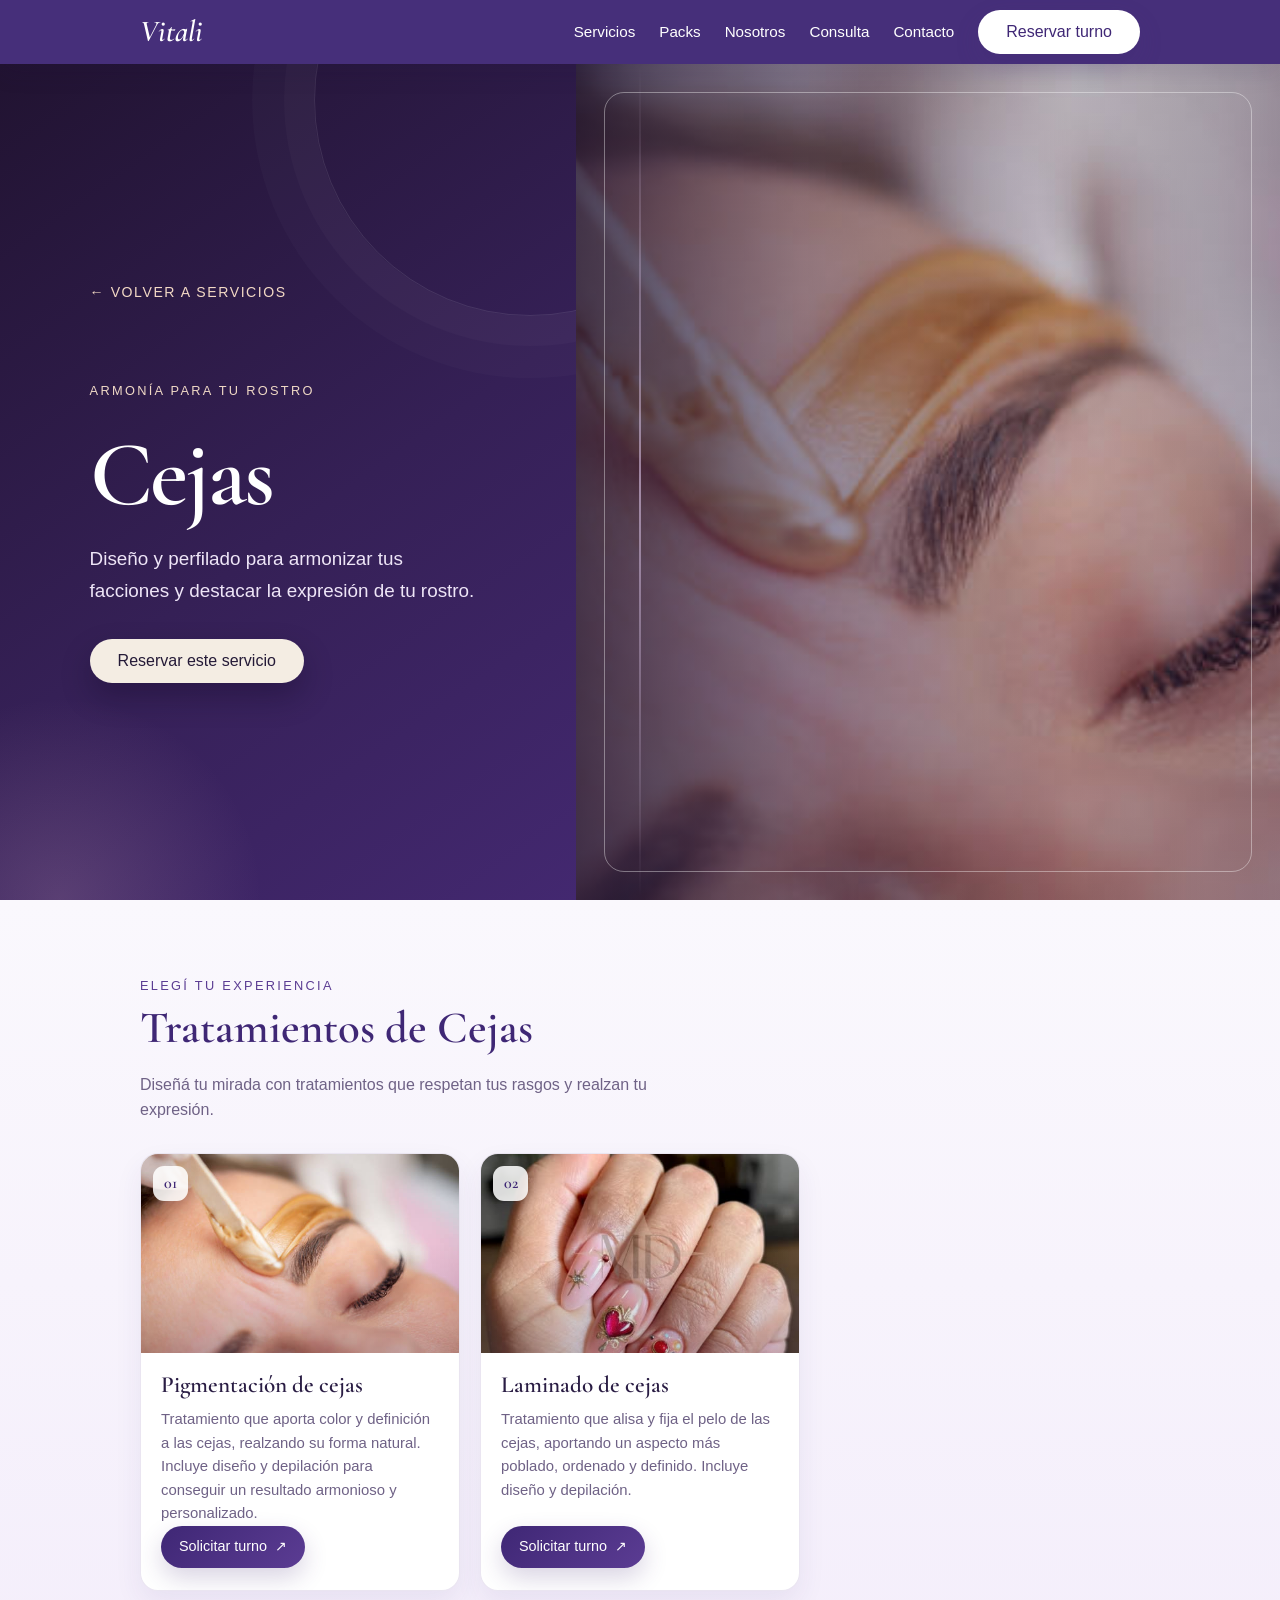
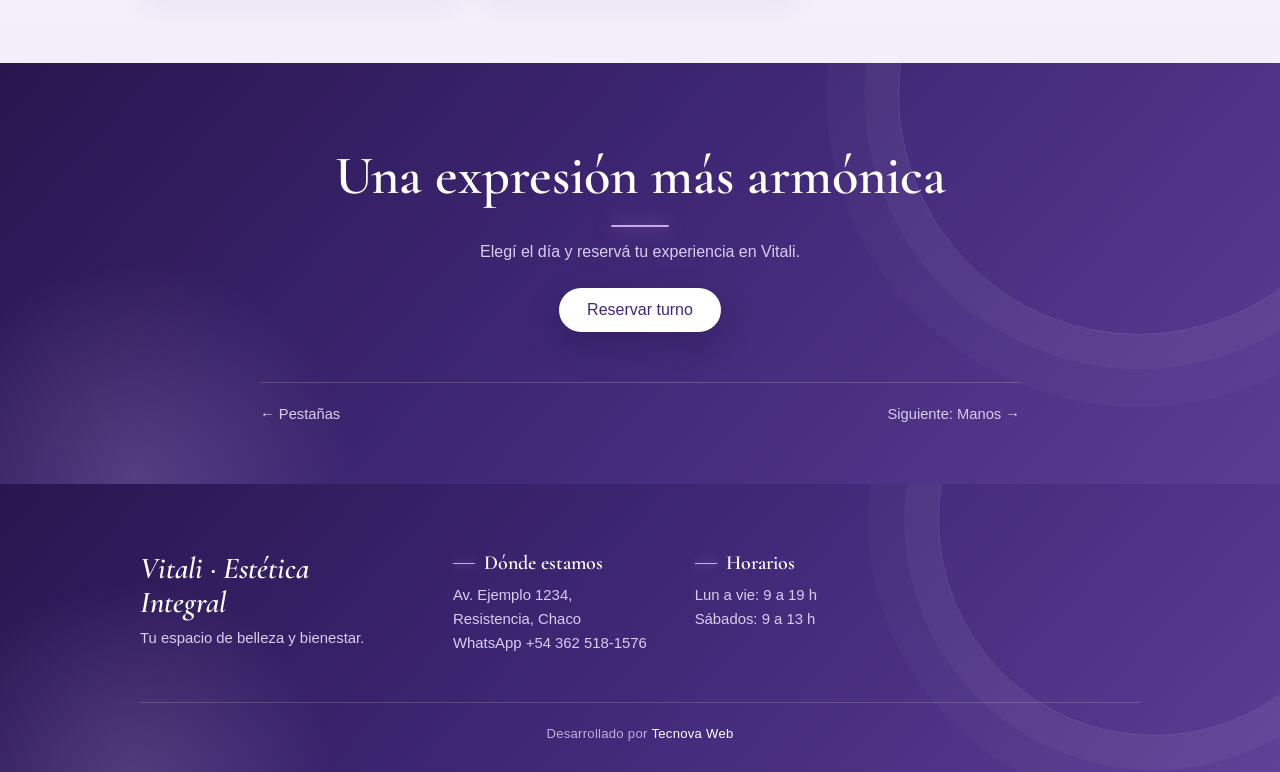
<file: cejas.html>
<!DOCTYPE html>
<html lang="es"><head><meta charset="utf-8"><meta name="viewport" content="width=device-width, initial-scale=1"><title>Cejas · Vitali Estética Integral</title><link rel="preconnect" href="https://fonts.googleapis.com"><link href="https://fonts.googleapis.com/css2?family=Cormorant+Garamond:ital,wght@0,500;0,600;1,500&display=swap" rel="stylesheet"><link rel="stylesheet" href="styles.css"><script src="site.js" defer></script></head><body>
<nav><div class="wrap nav__wrap"><a class="brand" href="index.html">Vitali</a><button class="nav-toggle" type="button" aria-expanded="false" aria-controls="mainNav" aria-label="Abrir menú"><span></span><span></span><span></span></button><div class="nav__links" id="mainNav"><a href="index.html#servicios">Servicios</a><a href="index.html#packs">Packs</a><a href="index.html#nosotros">Nosotros</a><a href="index.html#consulta">Consulta</a><a href="index.html#contacto">Contacto</a><a class="btn w" href="index.html#reservas">Reservar turno</a></div></div></nav>
<main><section class="service-page-hero"><div class="wrap service-page-hero__grid"><div><p class="service-breadcrumb"><a href="index.html">Inicio</a> / Servicios / Cejas</p><p class="eyebrow">Armonía para tu rostro</p><h1>Cejas</h1><p class="lead">Diseño y perfilado para armonizar tus facciones y destacar la expresión de tu rostro.</p><a class="btn" href="index.html#reservas">Reservar turno</a></div><div class="service-page-hero__image"><img src="assets/img/cejas.svg" alt="Imagen demostrativa de diseño de cejas"></div></div></section><section class="service-detail"><div class="wrap service-detail__grid"><div><h2>El marco perfecto para tu mirada</h2><p class="service-detail__copy">Diseñamos la forma respetando tus rasgos naturales y definimos cada detalle para que tus cejas acompañen tu expresión.</p><ul class="service-list"><li>Diseño de cejas</li><li>Perfilado con pinza o cera</li><li>Laminado y tinte</li></ul></div><aside class="service-note"><h3>¿Querés asesoramiento?</h3><p>Compartinos tu idea y te ayudamos a encontrar la forma más favorecedora.</p><a class="btn" href="index.html#consulta">Hacer una consulta</a></aside></div></section><section class="service-page-cta"><div class="wrap"><h2>Una expresión más armónica</h2><p class="sub">Elegí el día y reservá tu experiencia en Vitali.</p><a class="btn w" href="index.html#reservas">Reservar turno</a><div class="service-footer-nav"><a href="pestanas.html">← Pestañas</a><a href="manos.html">Siguiente: Manos →</a></div></div></section></main>
<footer><div class="wrap"><div class="fg"><div><h3>Vitali · Estética Integral</h3><p>Tu espacio de belleza y bienestar.</p></div><div><h3>Dónde estamos</h3><p>Av. Ejemplo 1234, Resistencia, Chaco<br>WhatsApp +54 362 518-1576</p></div><div><h3>Horarios</h3><p>Lun a vie: 9 a 19 h<br>Sábados: 9 a 13 h</p></div></div><div class="footer-bottom"><p class="site-credit">Desarrollado por <strong>Tecnova Web</strong></p></div></div></footer></body></html>
</file>
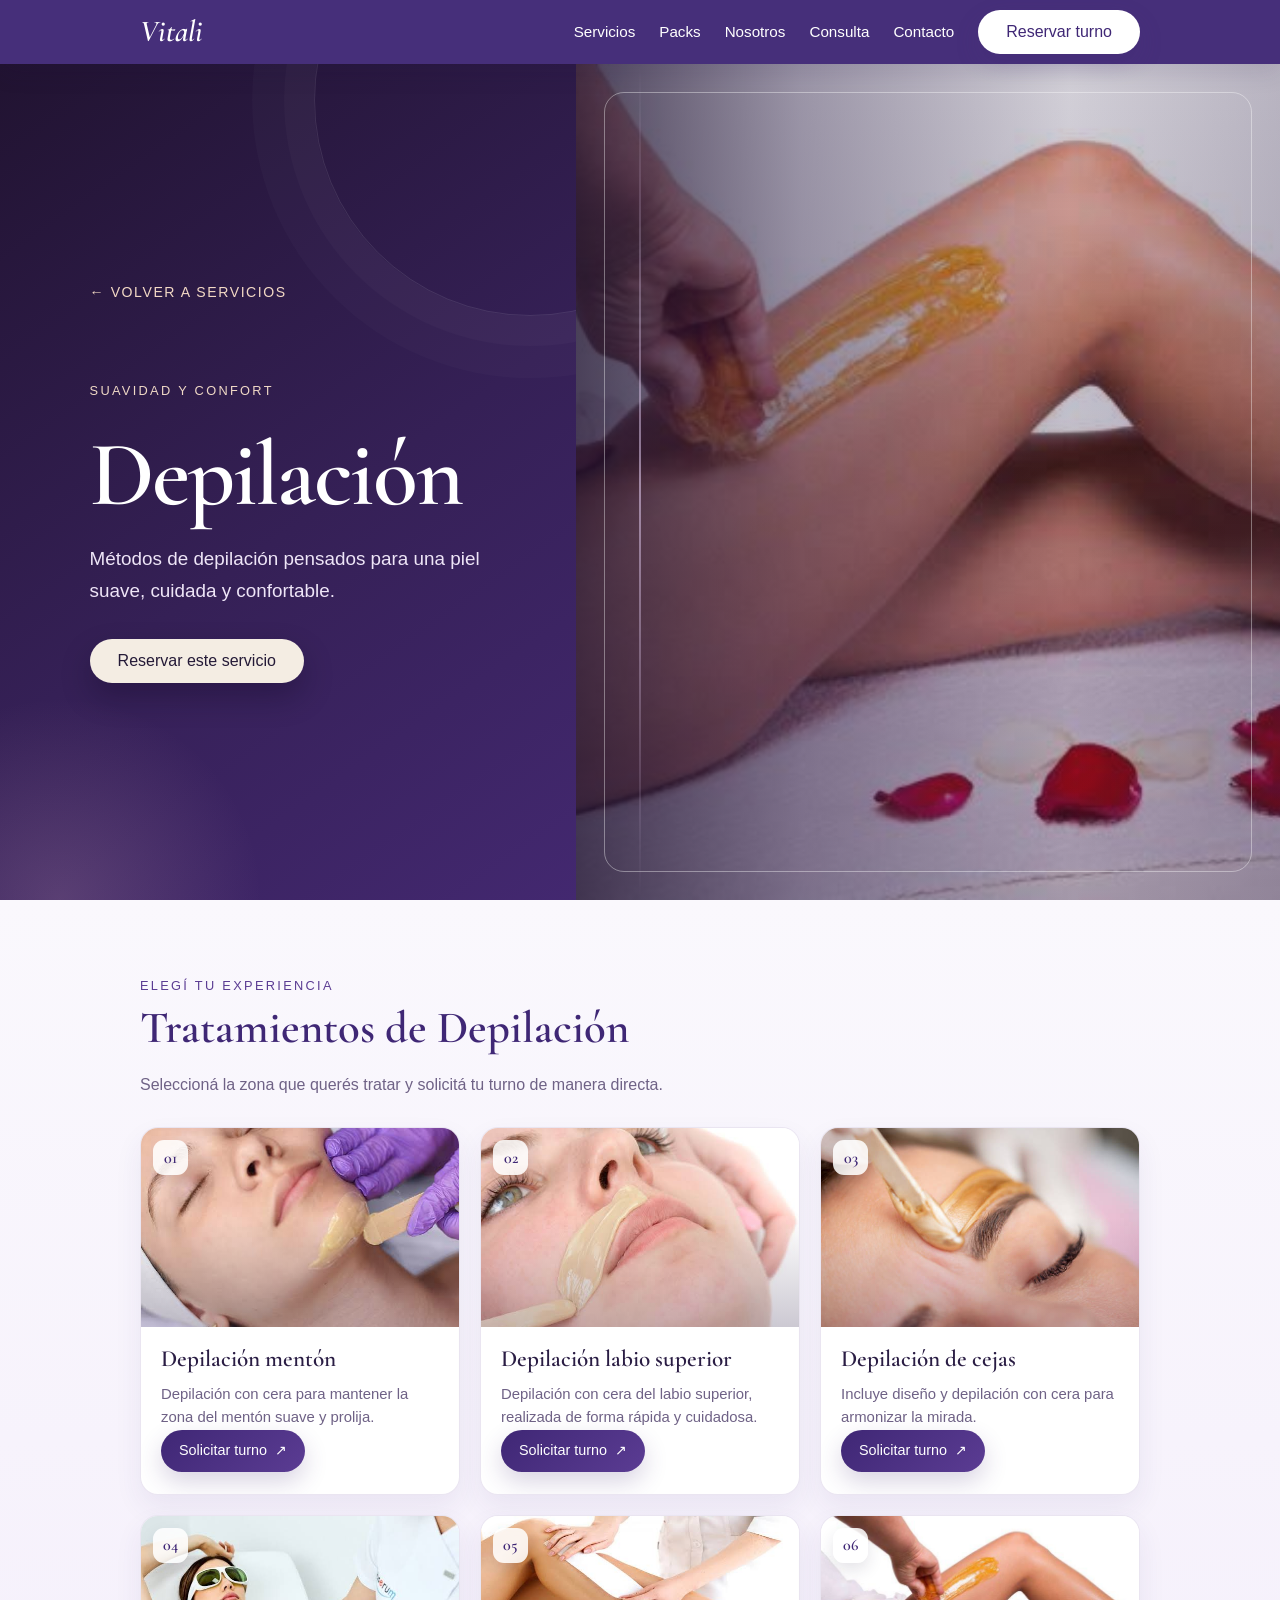
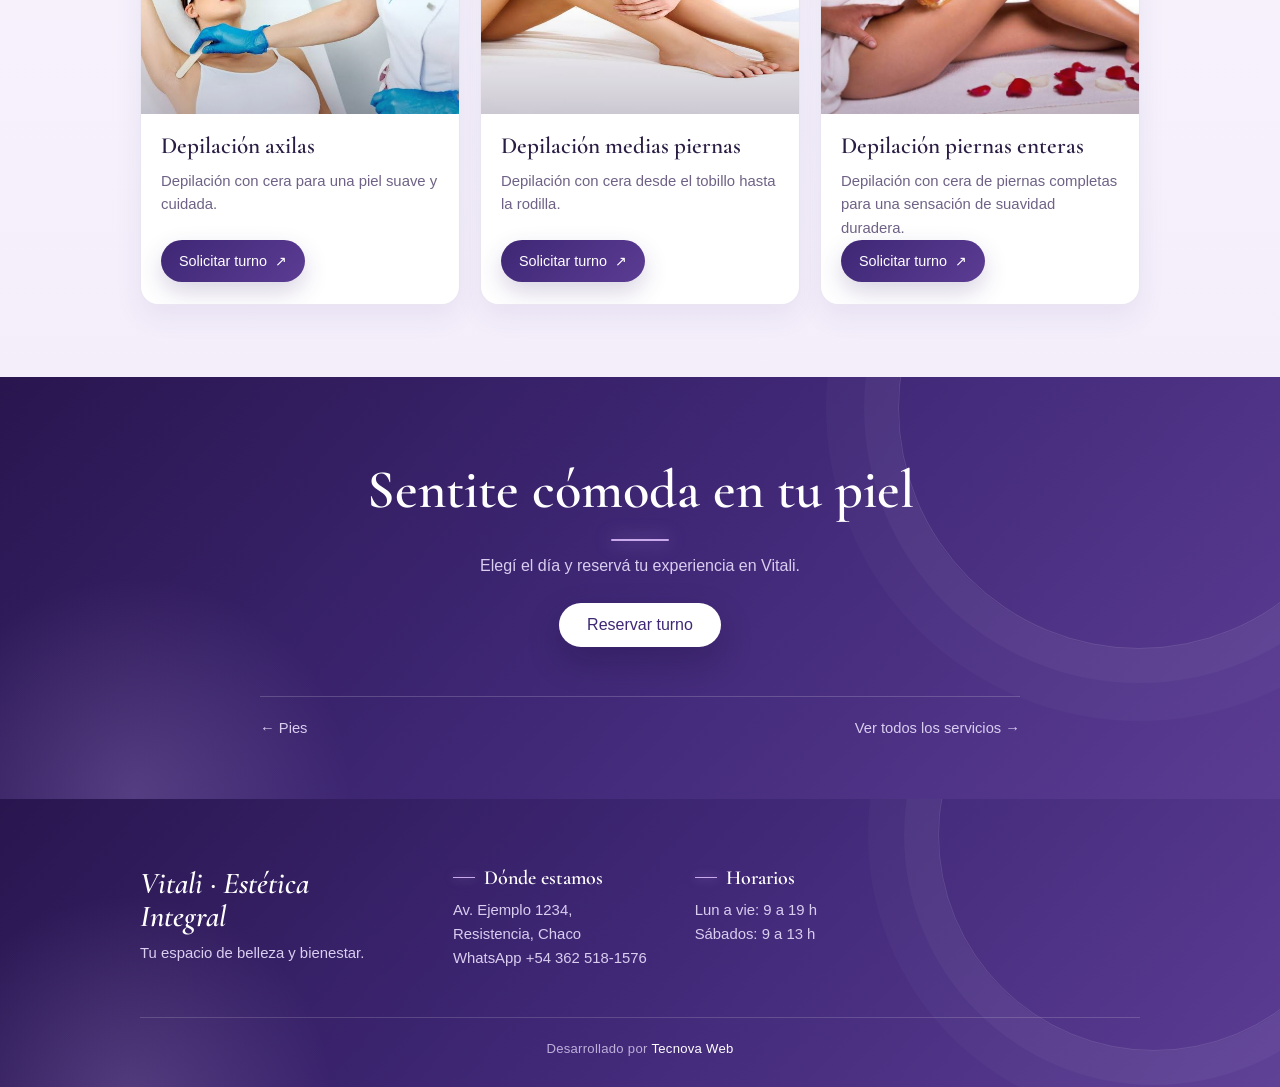
<file: depilacion.html>
<!DOCTYPE html>
<html lang="es"><head><meta charset="utf-8"><meta name="viewport" content="width=device-width, initial-scale=1"><title>Depilación · Vitali Estética Integral</title><link rel="preconnect" href="https://fonts.googleapis.com"><link href="https://fonts.googleapis.com/css2?family=Cormorant+Garamond:ital,wght@0,500;0,600;1,500&display=swap" rel="stylesheet"><link rel="stylesheet" href="styles.css"><script src="site.js" defer></script></head><body>
<nav><div class="wrap nav__wrap"><a class="brand" href="index.html">Vitali</a><button class="nav-toggle" type="button" aria-expanded="false" aria-controls="mainNav" aria-label="Abrir menú"><span></span><span></span><span></span></button><div class="nav__links" id="mainNav"><a href="index.html#servicios">Servicios</a><a href="index.html#packs">Packs</a><a href="index.html#nosotros">Nosotros</a><a href="index.html#consulta">Consulta</a><a href="index.html#contacto">Contacto</a><a class="btn w" href="index.html#reservas">Reservar turno</a></div></div></nav>
<main><section class="service-page-hero"><div class="wrap service-page-hero__grid"><div><p class="service-breadcrumb"><a href="index.html">Inicio</a> / Servicios / Depilación</p><p class="eyebrow">Suavidad y confort</p><h1>Depilación</h1><p class="lead">Métodos de depilación pensados para una piel suave, cuidada y confortable.</p><a class="btn" href="index.html#reservas">Reservar turno</a></div><div class="service-page-hero__image"><img src="assets/img/depilacion.svg" alt="Imagen demostrativa de depilación"></div></div></section><section class="service-detail"><div class="wrap service-detail__grid"><div><h2>Una piel suave y cuidada</h2><p class="service-detail__copy">Trabajamos con métodos seleccionados y una atención cuidadosa para que el tratamiento sea efectivo, cómodo y respetuoso con tu piel.</p><ul class="service-list"><li>Depilación con cera</li><li>Depilación definitiva</li><li>Diseño de rostro</li></ul></div><aside class="service-note"><h3>¿Qué zona querés tratar?</h3><p>Escribinos y te contamos las opciones, tiempos y cuidados recomendados.</p><a class="btn" href="index.html#consulta">Hacer una consulta</a></aside></div></section><section class="service-page-cta"><div class="wrap"><h2>Sentite cómoda en tu piel</h2><p class="sub">Elegí el día y reservá tu experiencia en Vitali.</p><a class="btn w" href="index.html#reservas">Reservar turno</a><div class="service-footer-nav"><a href="pies.html">← Pies</a><a href="index.html#servicios">Ver todos los servicios →</a></div></div></section></main>
<footer><div class="wrap"><div class="fg"><div><h3>Vitali · Estética Integral</h3><p>Tu espacio de belleza y bienestar.</p></div><div><h3>Dónde estamos</h3><p>Av. Ejemplo 1234, Resistencia, Chaco<br>WhatsApp +54 362 518-1576</p></div><div><h3>Horarios</h3><p>Lun a vie: 9 a 19 h<br>Sábados: 9 a 13 h</p></div></div><div class="footer-bottom"><p class="site-credit">Desarrollado por <strong>Tecnova Web</strong></p></div></div></footer></body></html>
</file>
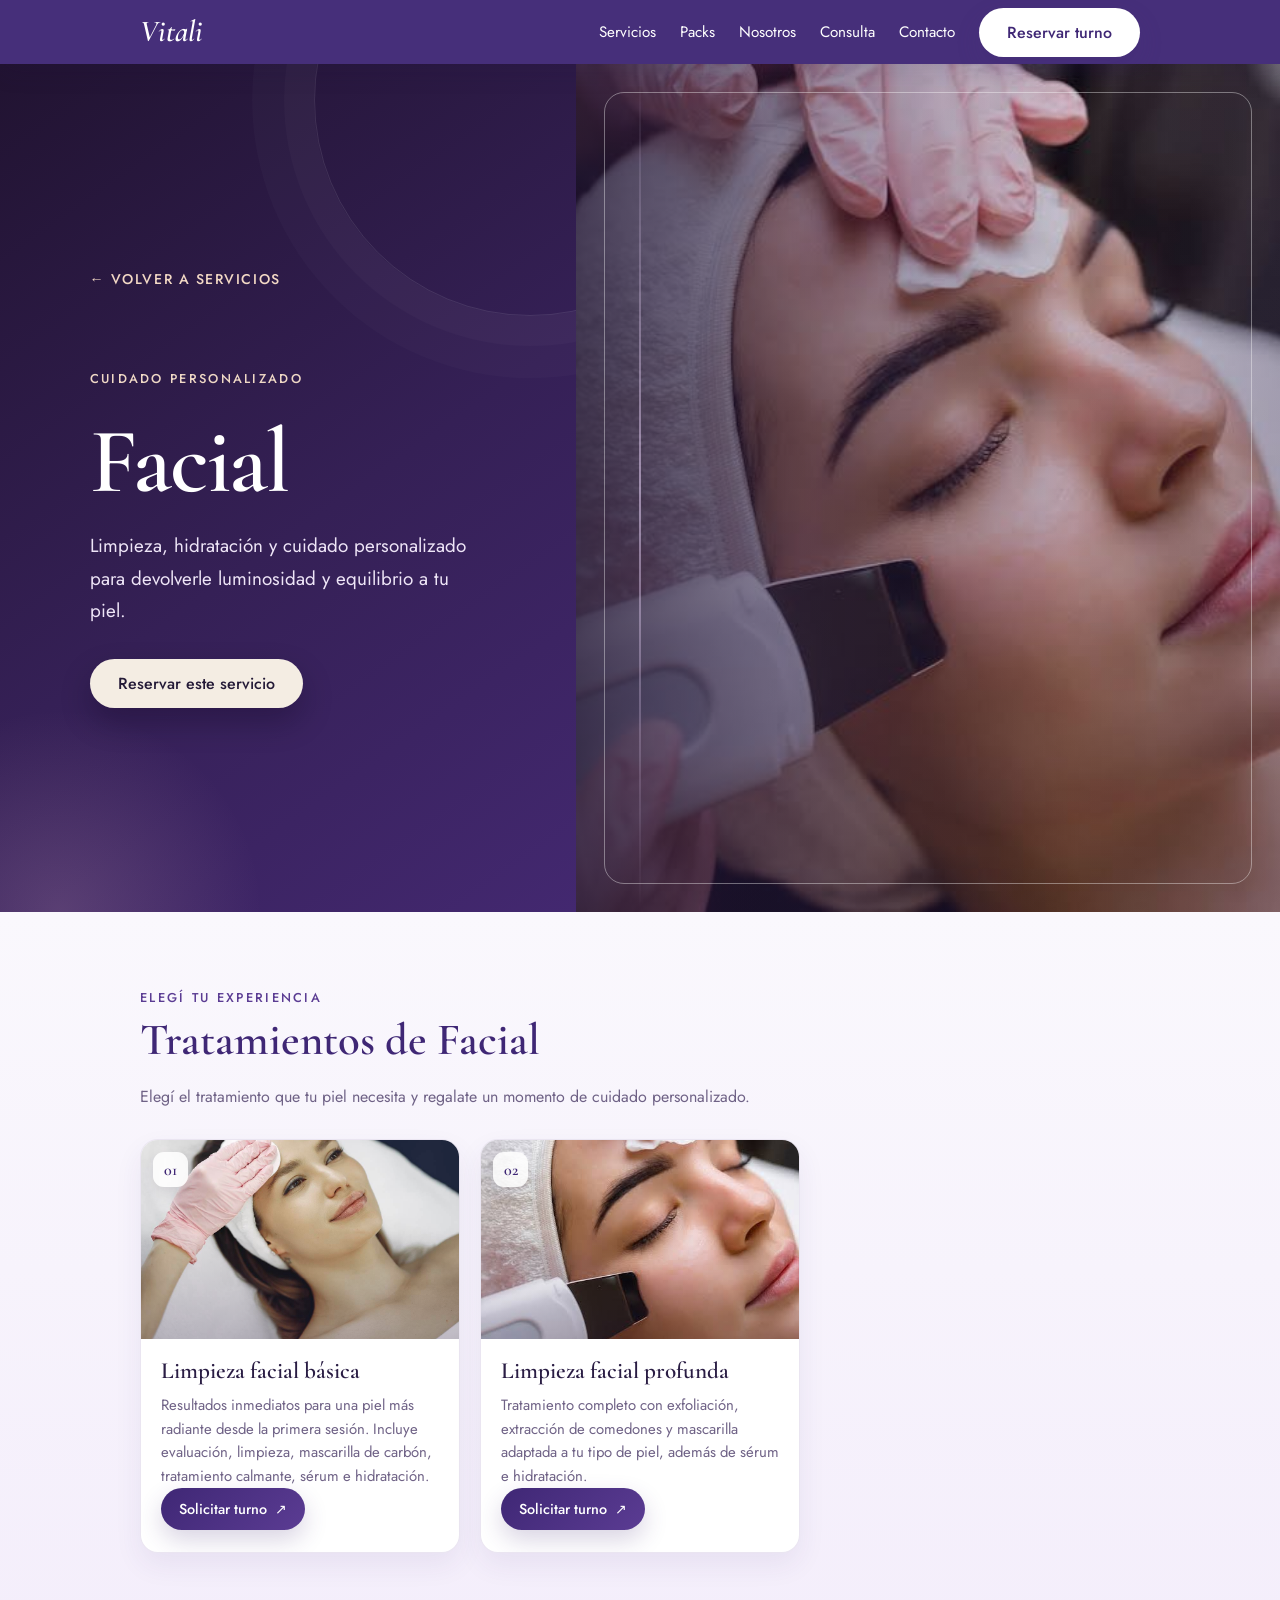
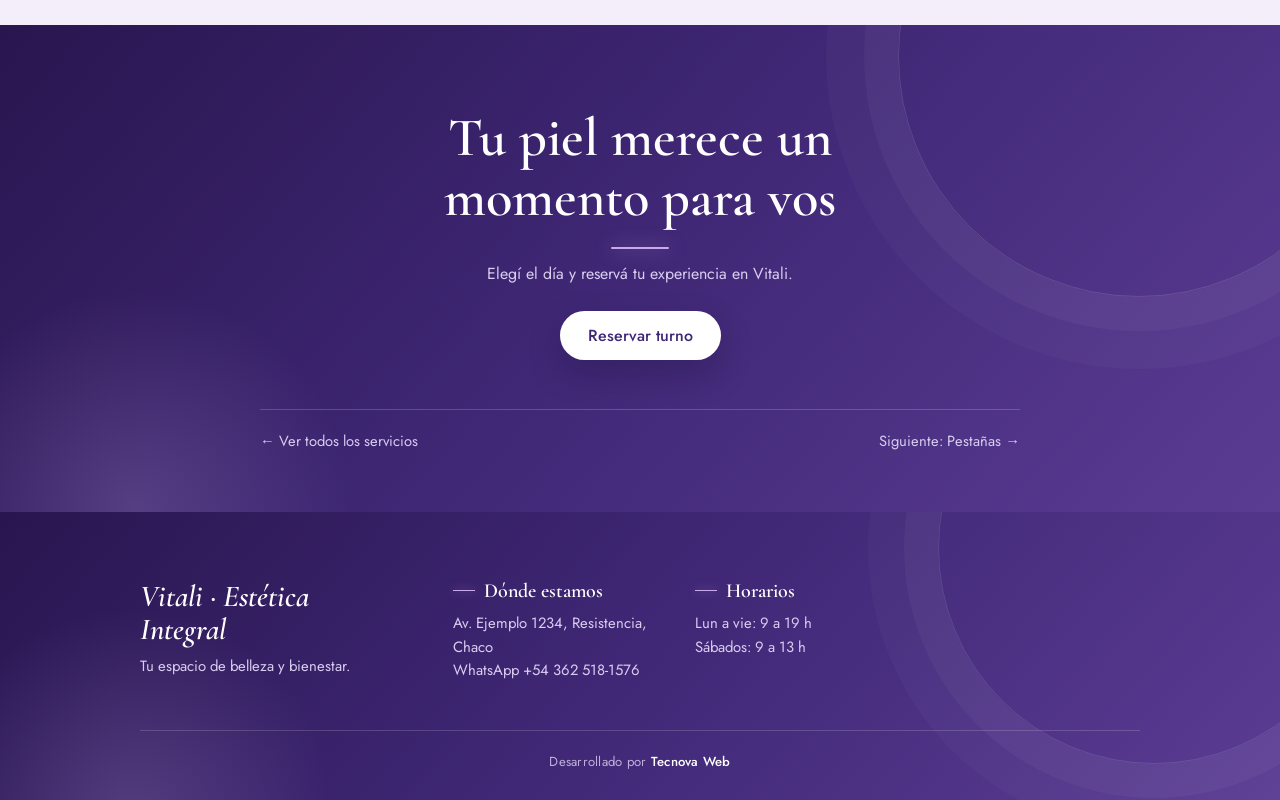
<file: facial.html>
<!DOCTYPE html>
<html lang="es">
<head>
<meta charset="utf-8"><meta name="viewport" content="width=device-width, initial-scale=1">
<title>Facial · Vitali Estética Integral</title>
<link rel="preconnect" href="https://fonts.googleapis.com"><link href="https://fonts.googleapis.com/css2?family=Cormorant+Garamond:ital,wght@0,500;0,600;1,500&family=Jost:wght@400;500&display=swap" rel="stylesheet"><link rel="stylesheet" href="styles.css"><script src="site.js" defer></script>
</head>
<body>
<nav><div class="wrap nav__wrap"><a class="brand" href="index.html" aria-label="Vitali, volver al inicio">Vitali</a><button class="nav-toggle" type="button" aria-expanded="false" aria-controls="mainNav" aria-label="Abrir menú"><span></span><span></span><span></span></button><div class="nav__links" id="mainNav"><a href="index.html#servicios">Servicios</a><a href="index.html#packs">Packs</a><a href="index.html#nosotros">Nosotros</a><a href="index.html#consulta">Consulta</a><a href="index.html#contacto">Contacto</a><a class="btn w" href="index.html#reservas">Reservar turno</a></div></div></nav>
<main>
 <section class="service-page-hero"><div class="wrap service-page-hero__grid"><div><p class="service-breadcrumb"><a href="index.html">Inicio</a> / Servicios / Facial</p><p class="eyebrow">Cuidado personalizado</p><h1>Facial</h1><p class="lead">Limpieza, hidratación y cuidado personalizado para devolverle luminosidad y equilibrio a tu piel.</p><a class="btn" href="index.html#reservas">Reservar turno</a></div><div class="service-page-hero__image"><img src="assets/img/facial.svg" alt="Imagen demostrativa de tratamientos faciales"></div></div></section>
 <section class="service-detail"><div class="wrap service-detail__grid"><div><h2>Una piel luminosa y equilibrada</h2><p class="service-detail__copy">Evaluamos lo que tu piel necesita y armamos una experiencia a tu medida, con productos seleccionados y maniobras suaves para que salgas renovada.</p><ul class="service-list"><li>Limpieza facial profunda</li><li>Hidratación y peeling</li><li>Radiofrecuencia facial</li></ul></div><aside class="service-note"><h3>¿No sabés qué elegir?</h3><p>Contanos cómo sentís tu piel y te recomendamos el tratamiento ideal.</p><a class="btn" href="index.html#consulta">Hacer una consulta</a></aside></div></section>
 <section class="service-page-cta"><div class="wrap"><h2>Tu piel merece un momento para vos</h2><p class="sub">Elegí el día y reservá tu experiencia en Vitali.</p><a class="btn w" href="index.html#reservas">Reservar turno</a><div class="service-footer-nav"><a href="index.html#servicios">← Ver todos los servicios</a><a href="pestanas.html">Siguiente: Pestañas →</a></div></div></section>
</main>
<footer><div class="wrap"><div class="fg"><div><h3>Vitali · Estética Integral</h3><p>Tu espacio de belleza y bienestar.</p></div><div><h3>Dónde estamos</h3><p>Av. Ejemplo 1234, Resistencia, Chaco<br>WhatsApp +54 362 518-1576</p></div><div><h3>Horarios</h3><p>Lun a vie: 9 a 19 h<br>Sábados: 9 a 13 h</p></div></div><div class="footer-bottom"><p class="site-credit">Desarrollado por <strong>Tecnova Web</strong></p></div></div></footer>
</body></html>
</file>
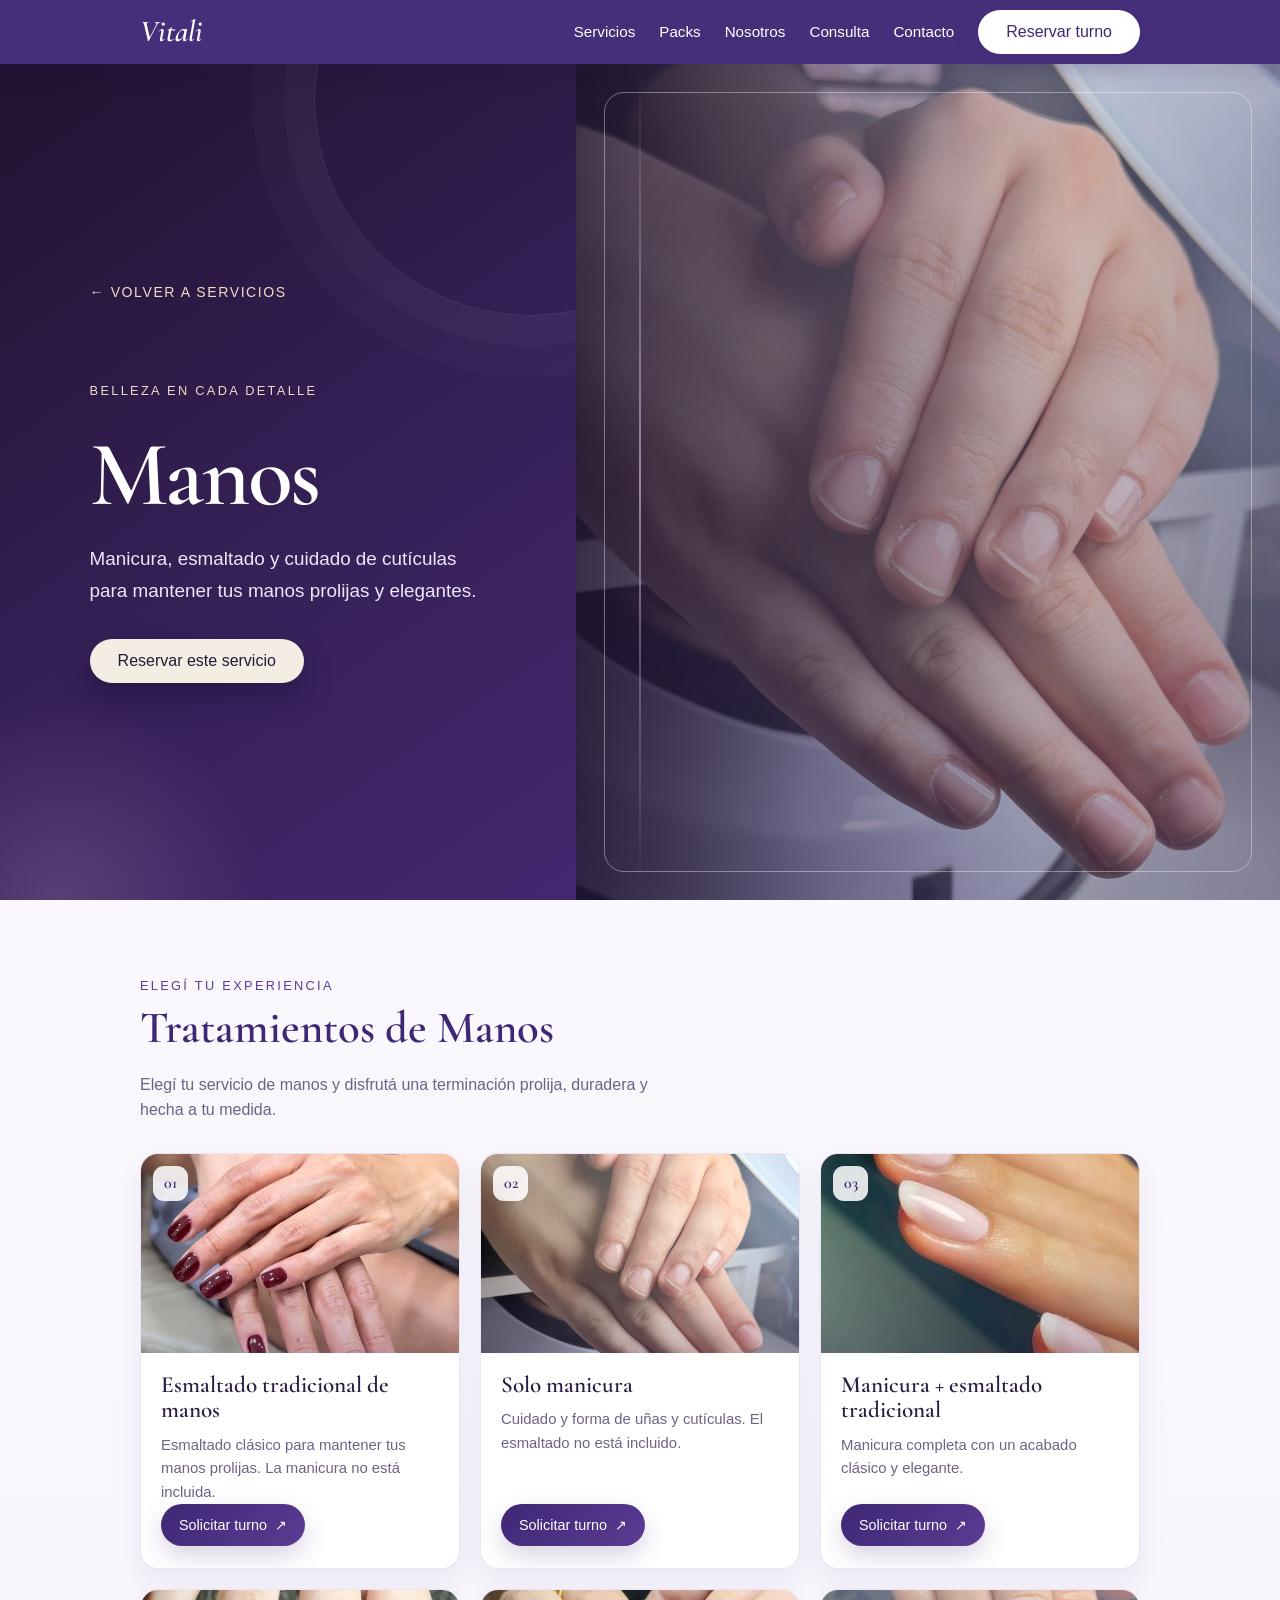
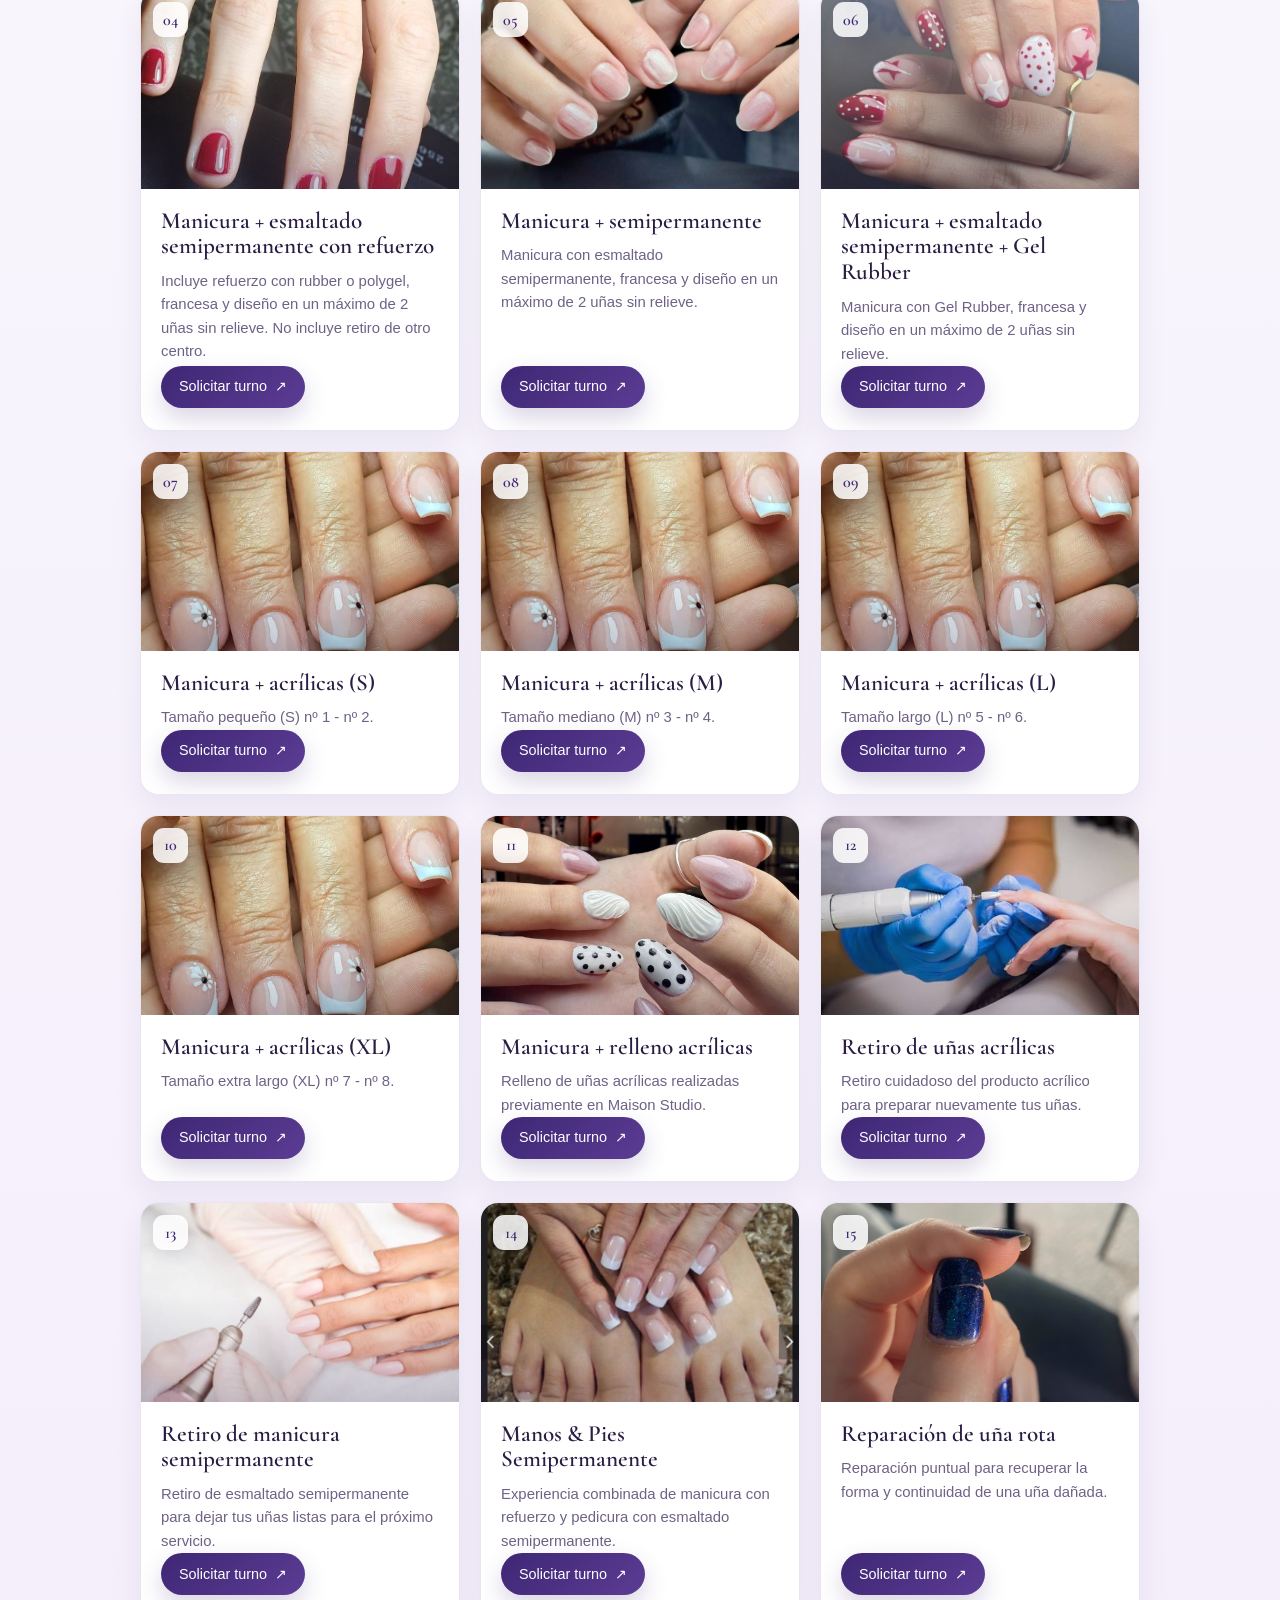
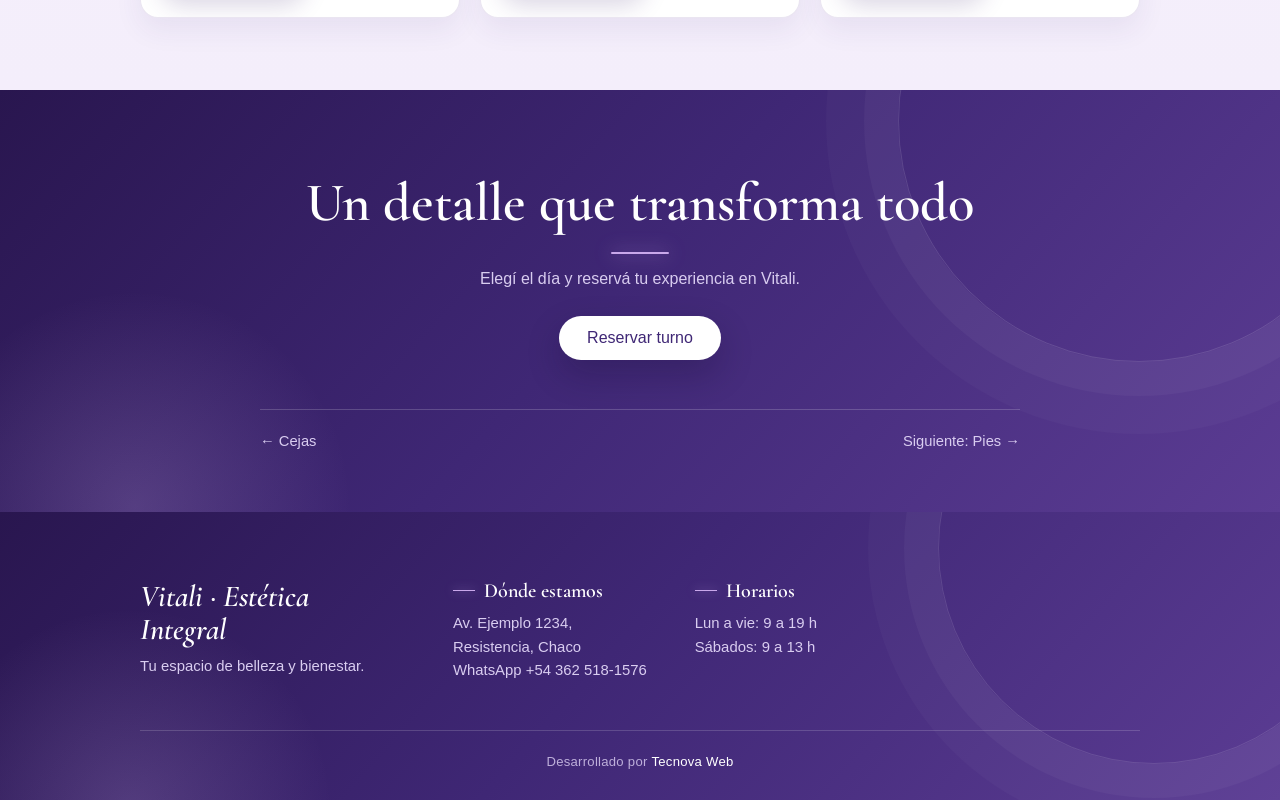
<file: manos.html>
<!DOCTYPE html>
<html lang="es"><head><meta charset="utf-8"><meta name="viewport" content="width=device-width, initial-scale=1"><title>Manos · Vitali Estética Integral</title><link rel="preconnect" href="https://fonts.googleapis.com"><link href="https://fonts.googleapis.com/css2?family=Cormorant+Garamond:ital,wght@0,500;0.600;1,500&display=swap" rel="stylesheet"><link rel="stylesheet" href="styles.css"><script src="site.js" defer></script></head><body>
<nav><div class="wrap nav__wrap"><a class="brand" href="index.html">Vitali</a><button class="nav-toggle" type="button" aria-expanded="false" aria-controls="mainNav" aria-label="Abrir menú"><span></span><span></span><span></span></button><div class="nav__links" id="mainNav"><a href="index.html#servicios">Servicios</a><a href="index.html#packs">Packs</a><a href="index.html#nosotros">Nosotros</a><a href="index.html#consulta">Consulta</a><a href="index.html#contacto">Contacto</a><a class="btn w" href="index.html#reservas">Reservar turno</a></div></div></nav>
<main><section class="service-page-hero"><div class="wrap service-page-hero__grid"><div><p class="service-breadcrumb"><a href="index.html">Inicio</a> / Servicios / Manos</p><p class="eyebrow">Belleza en cada detalle</p><h1>Manos</h1><p class="lead">Manicura, esmaltado y cuidado de cutículas para mantener tus manos prolijas y elegantes.</p><a class="btn" href="index.html#reservas">Reservar turno</a></div><div class="service-page-hero__image"><img src="assets/img/manos.svg" alt="Imagen demostrativa de manicura"></div></div></section><section class="service-detail"><div class="wrap service-detail__grid"><div><h2>Manos cuidadas, estilo propio</h2><p class="service-detail__copy">Creamos un momento de cuidado para tus manos, con terminaciones prolijas y opciones de color que acompañan tu personalidad.</p><ul class="service-list"><li>Manicura clásica</li><li>Esmaltado semipermanente</li><li>Kapping y nail art</li></ul></div><aside class="service-note"><h3>Elegí tu próximo color</h3><p>Podés traer una referencia o dejarte asesorar por nuestro equipo.</p><a class="btn" href="index.html#consulta">Hacer una consulta</a></aside></div></section><section class="service-page-cta"><div class="wrap"><h2>Un detalle que transforma todo</h2><p class="sub">Elegí el día y reservá tu experiencia en Vitali.</p><a class="btn w" href="index.html#reservas">Reservar turno</a><div class="service-footer-nav"><a href="cejas.html">← Cejas</a><a href="pies.html">Siguiente: Pies →</a></div></div></section></main>
<footer><div class="wrap"><div class="fg"><div><h3>Vitali · Estética Integral</h3><p>Tu espacio de belleza y bienestar.</p></div><div><h3>Dónde estamos</h3><p>Av. Ejemplo 1234, Resistencia, Chaco<br>WhatsApp +54 362 518-1576</p></div><div><h3>Horarios</h3><p>Lun a vie: 9 a 19 h<br>Sábados: 9 a 13 h</p></div></div><div class="footer-bottom"><p class="site-credit">Desarrollado por <strong>Tecnova Web</strong></p></div></div></footer></body></html>
</file>
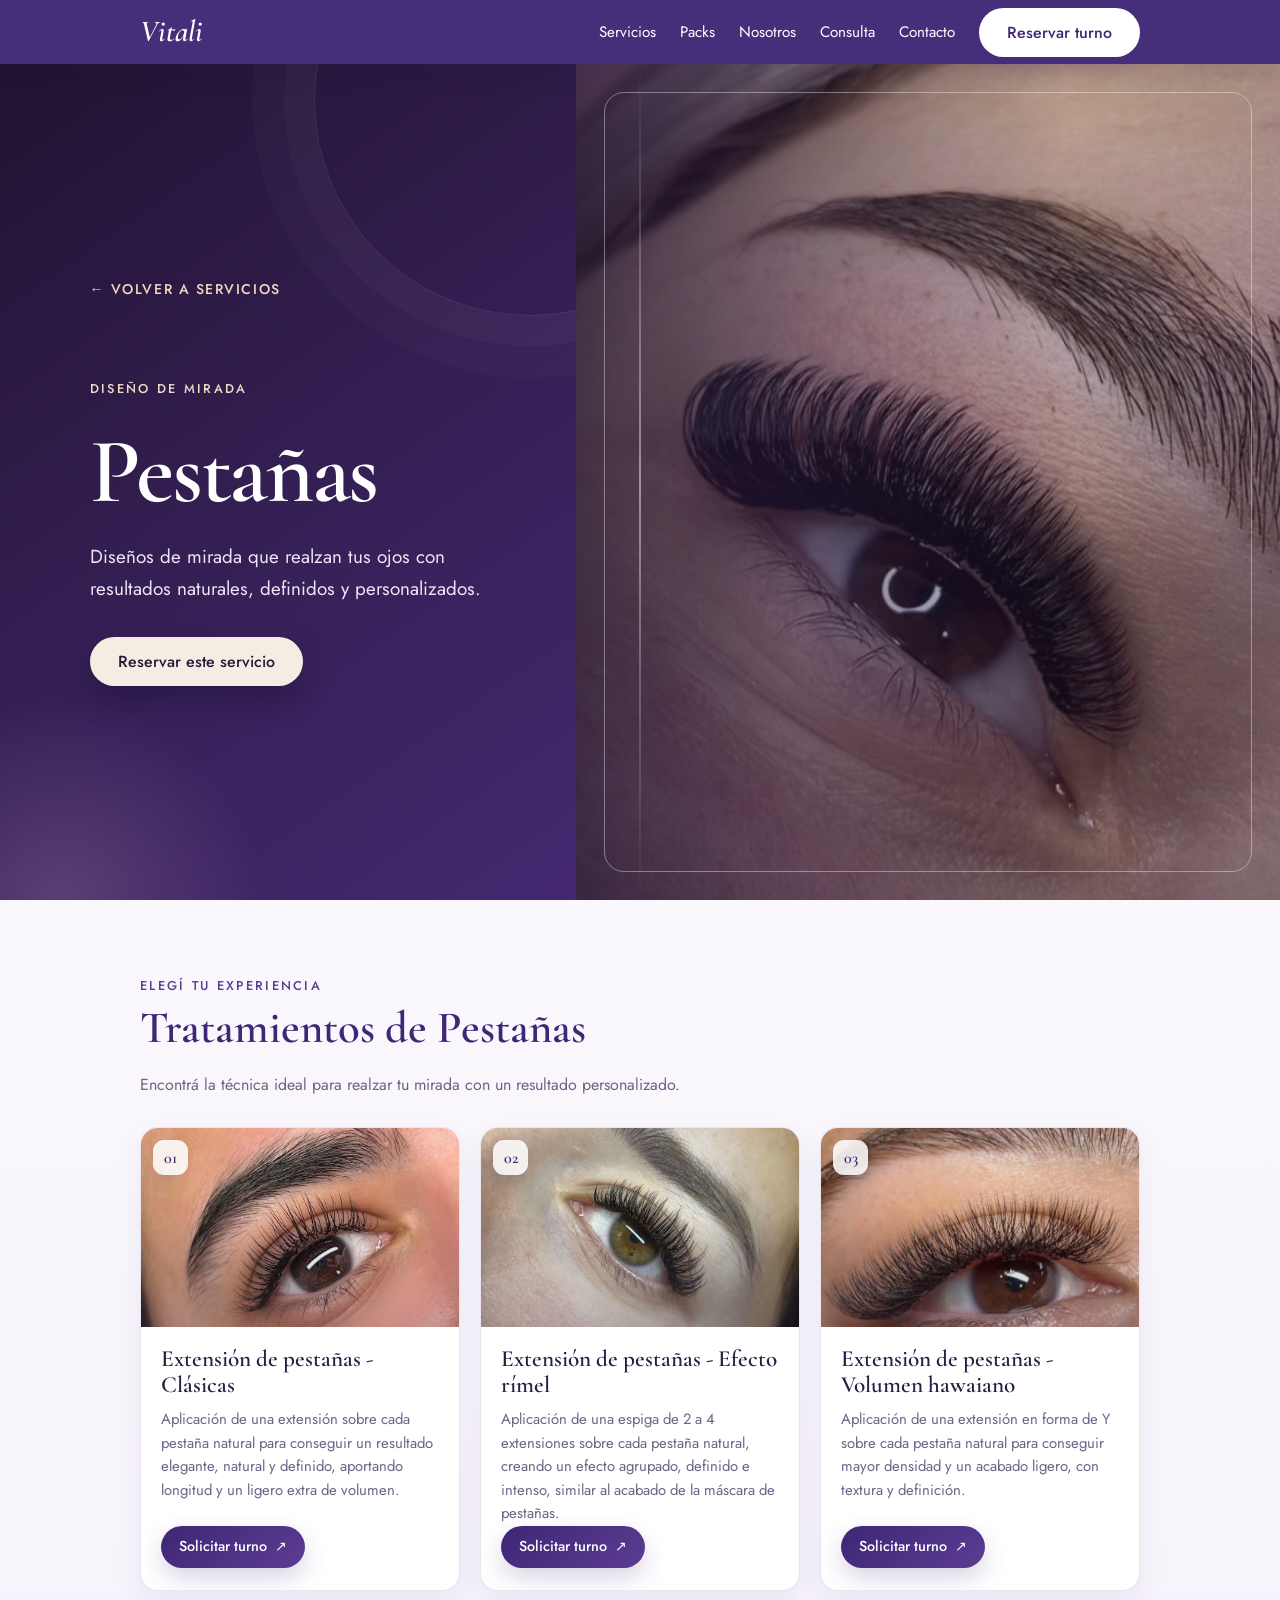
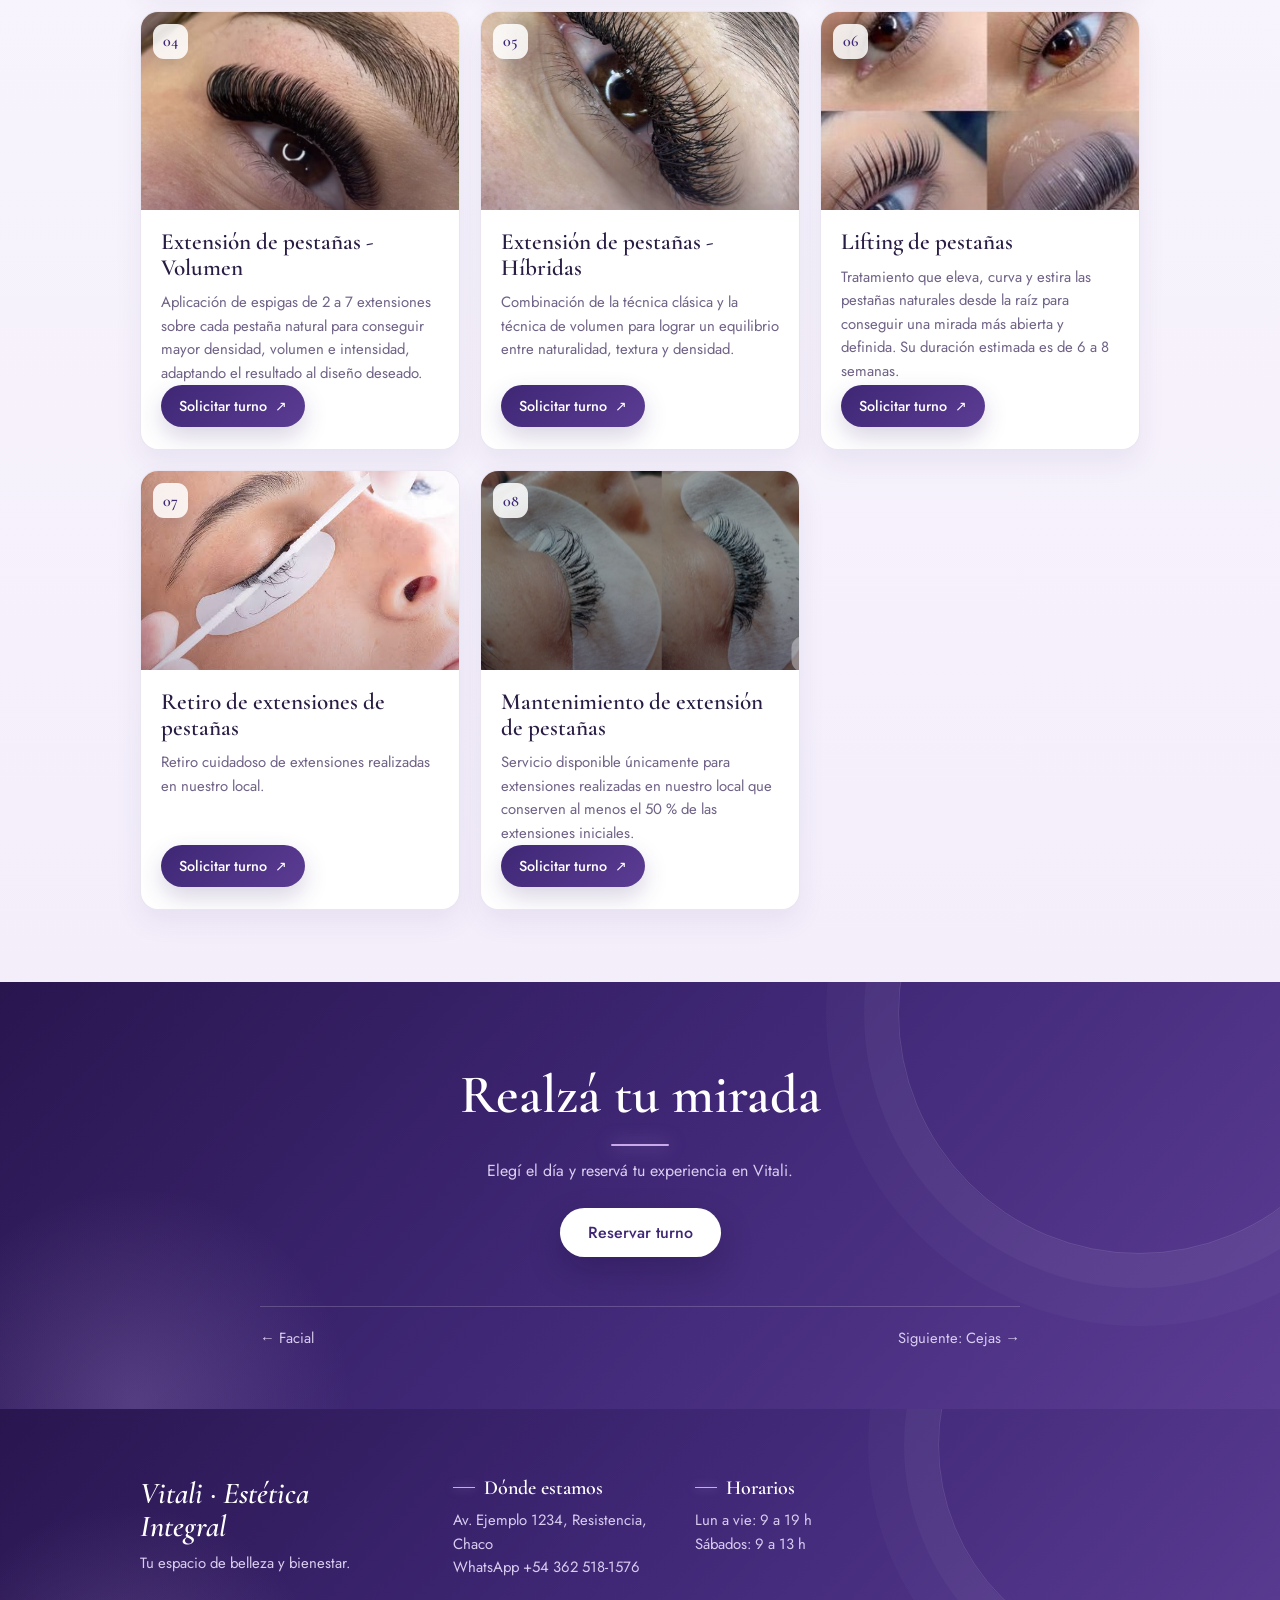
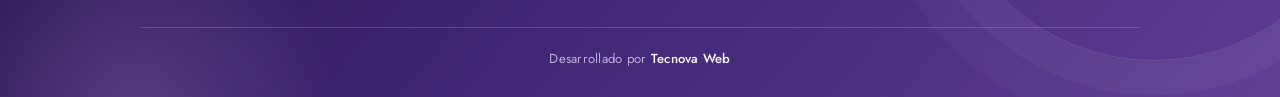
<file: pestanas.html>
<!DOCTYPE html>
<html lang="es">
<head>
<meta charset="utf-8"><meta name="viewport" content="width=device-width, initial-scale=1"><title>Pestañas · Vitali Estética Integral</title>
<link rel="preconnect" href="https://fonts.googleapis.com"><link href="https://fonts.googleapis.com/css2?family=Cormorant+Garamond:ital,wght@0,500;0,600;1,500&family=Jost:wght@400;500&display=swap" rel="stylesheet"><link rel="stylesheet" href="styles.css"><script src="site.js" defer></script>
</head><body>
<nav><div class="wrap nav__wrap"><a class="brand" href="index.html">Vitali</a><button class="nav-toggle" type="button" aria-expanded="false" aria-controls="mainNav" aria-label="Abrir menú"><span></span><span></span><span></span></button><div class="nav__links" id="mainNav"><a href="index.html#servicios">Servicios</a><a href="index.html#packs">Packs</a><a href="index.html#nosotros">Nosotros</a><a href="index.html#consulta">Consulta</a><a href="index.html#contacto">Contacto</a><a class="btn w" href="index.html#reservas">Reservar turno</a></div></div></nav>
<main><section class="service-page-hero"><div class="wrap service-page-hero__grid"><div><p class="service-breadcrumb"><a href="index.html">Inicio</a> / Servicios / Pestañas</p><p class="eyebrow">Diseño de mirada</p><h1>Pestañas</h1><p class="lead">Diseños de mirada que realzan tus ojos con resultados naturales, definidos y personalizados.</p><a class="btn" href="index.html#reservas">Reservar turno</a></div><div class="service-page-hero__image"><img src="assets/img/pestanas.svg" alt="Imagen demostrativa de diseño de pestañas"></div></div></section><section class="service-detail"><div class="wrap service-detail__grid"><div><h2>Una mirada que habla por vos</h2><p class="service-detail__copy">Elegimos la técnica, el largo y la curvatura según tus ojos y tu estilo para lograr un resultado cómodo, armonioso y duradero.</p><ul class="service-list"><li>Extensiones clásicas</li><li>Volumen suave</li><li>Lifting y tinte</li></ul></div><aside class="service-note"><h3>Encontrá tu diseño</h3><p>Te asesoramos para que tu mirada se vea definida sin perder naturalidad.</p><a class="btn" href="index.html#consulta">Hacer una consulta</a></aside></div></section><section class="service-page-cta"><div class="wrap"><h2>Realzá tu mirada</h2><p class="sub">Elegí el día y reservá tu experiencia en Vitali.</p><a class="btn w" href="index.html#reservas">Reservar turno</a><div class="service-footer-nav"><a href="facial.html">← Facial</a><a href="cejas.html">Siguiente: Cejas →</a></div></div></section></main>
<footer><div class="wrap"><div class="fg"><div><h3>Vitali · Estética Integral</h3><p>Tu espacio de belleza y bienestar.</p></div><div><h3>Dónde estamos</h3><p>Av. Ejemplo 1234, Resistencia, Chaco<br>WhatsApp +54 362 518-1576</p></div><div><h3>Horarios</h3><p>Lun a vie: 9 a 19 h<br>Sábados: 9 a 13 h</p></div></div><div class="footer-bottom"><p class="site-credit">Desarrollado por <strong>Tecnova Web</strong></p></div></div></footer></body></html>
</file>
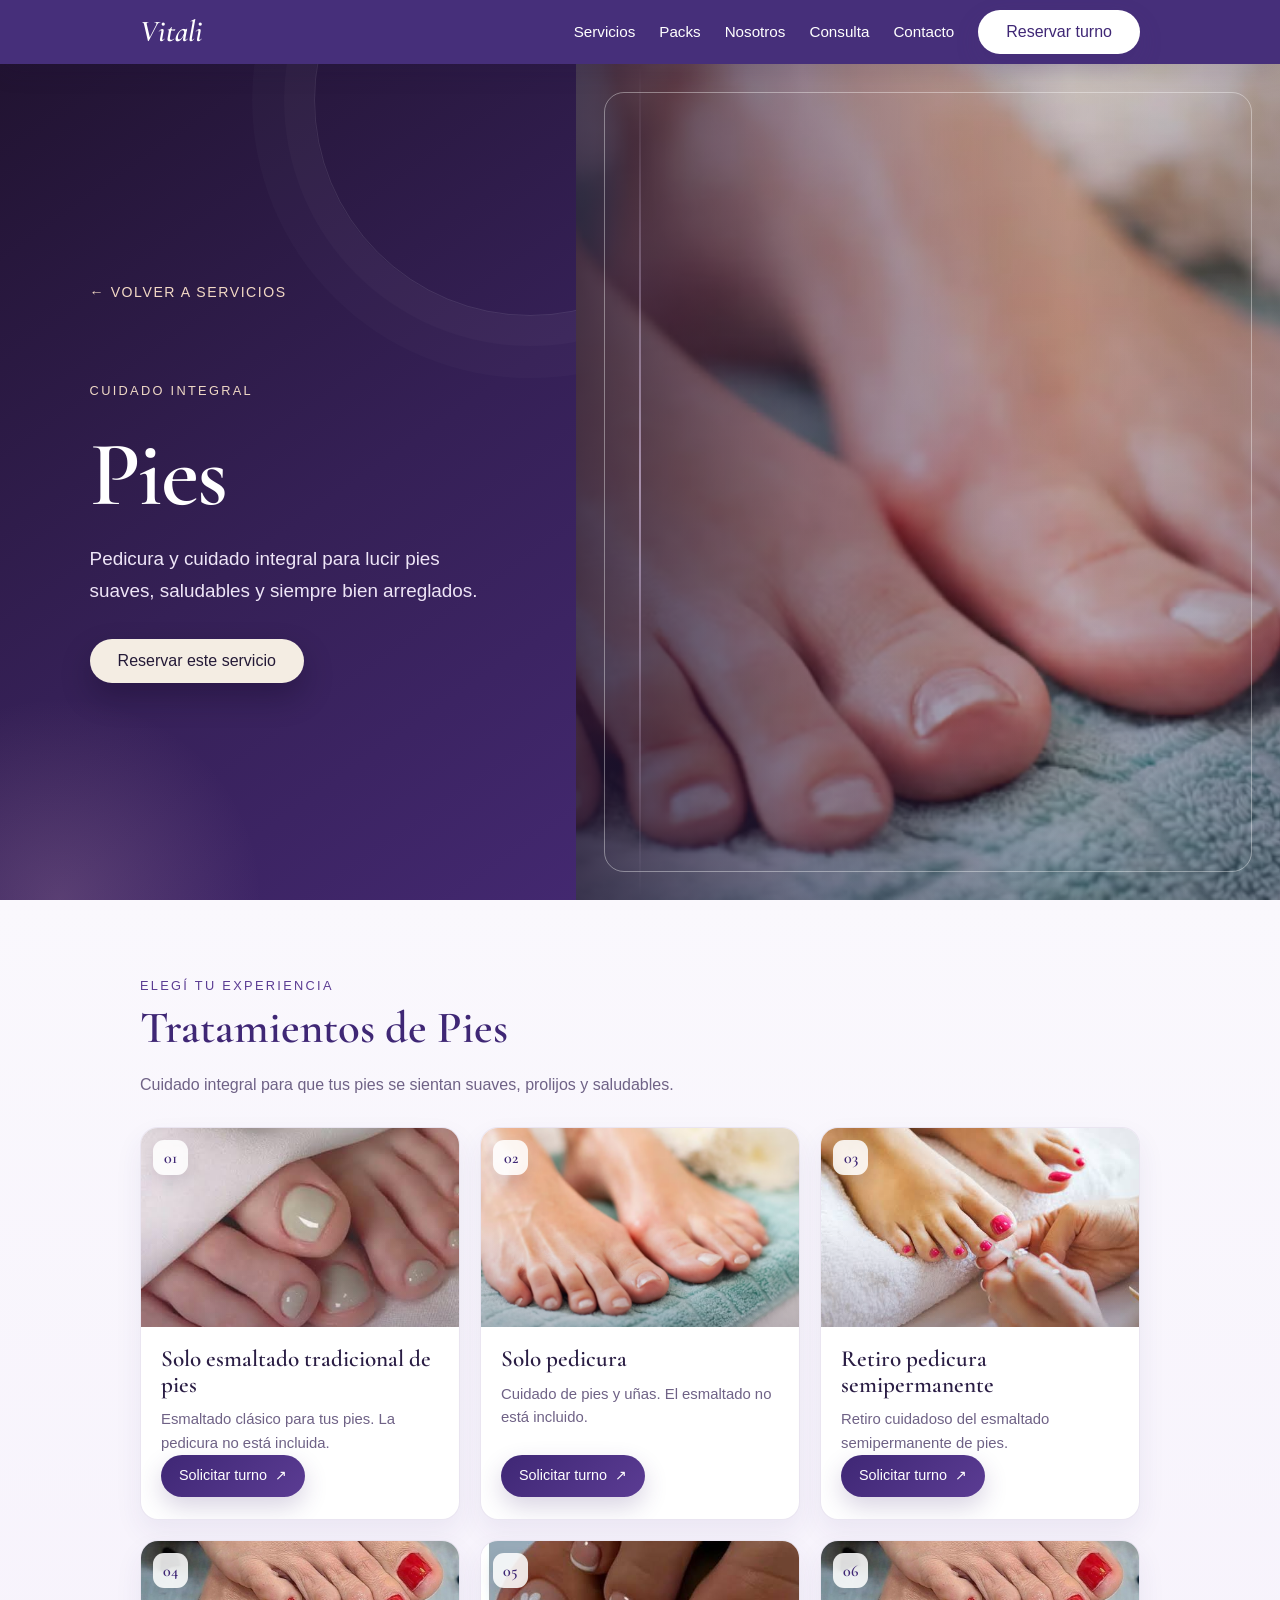
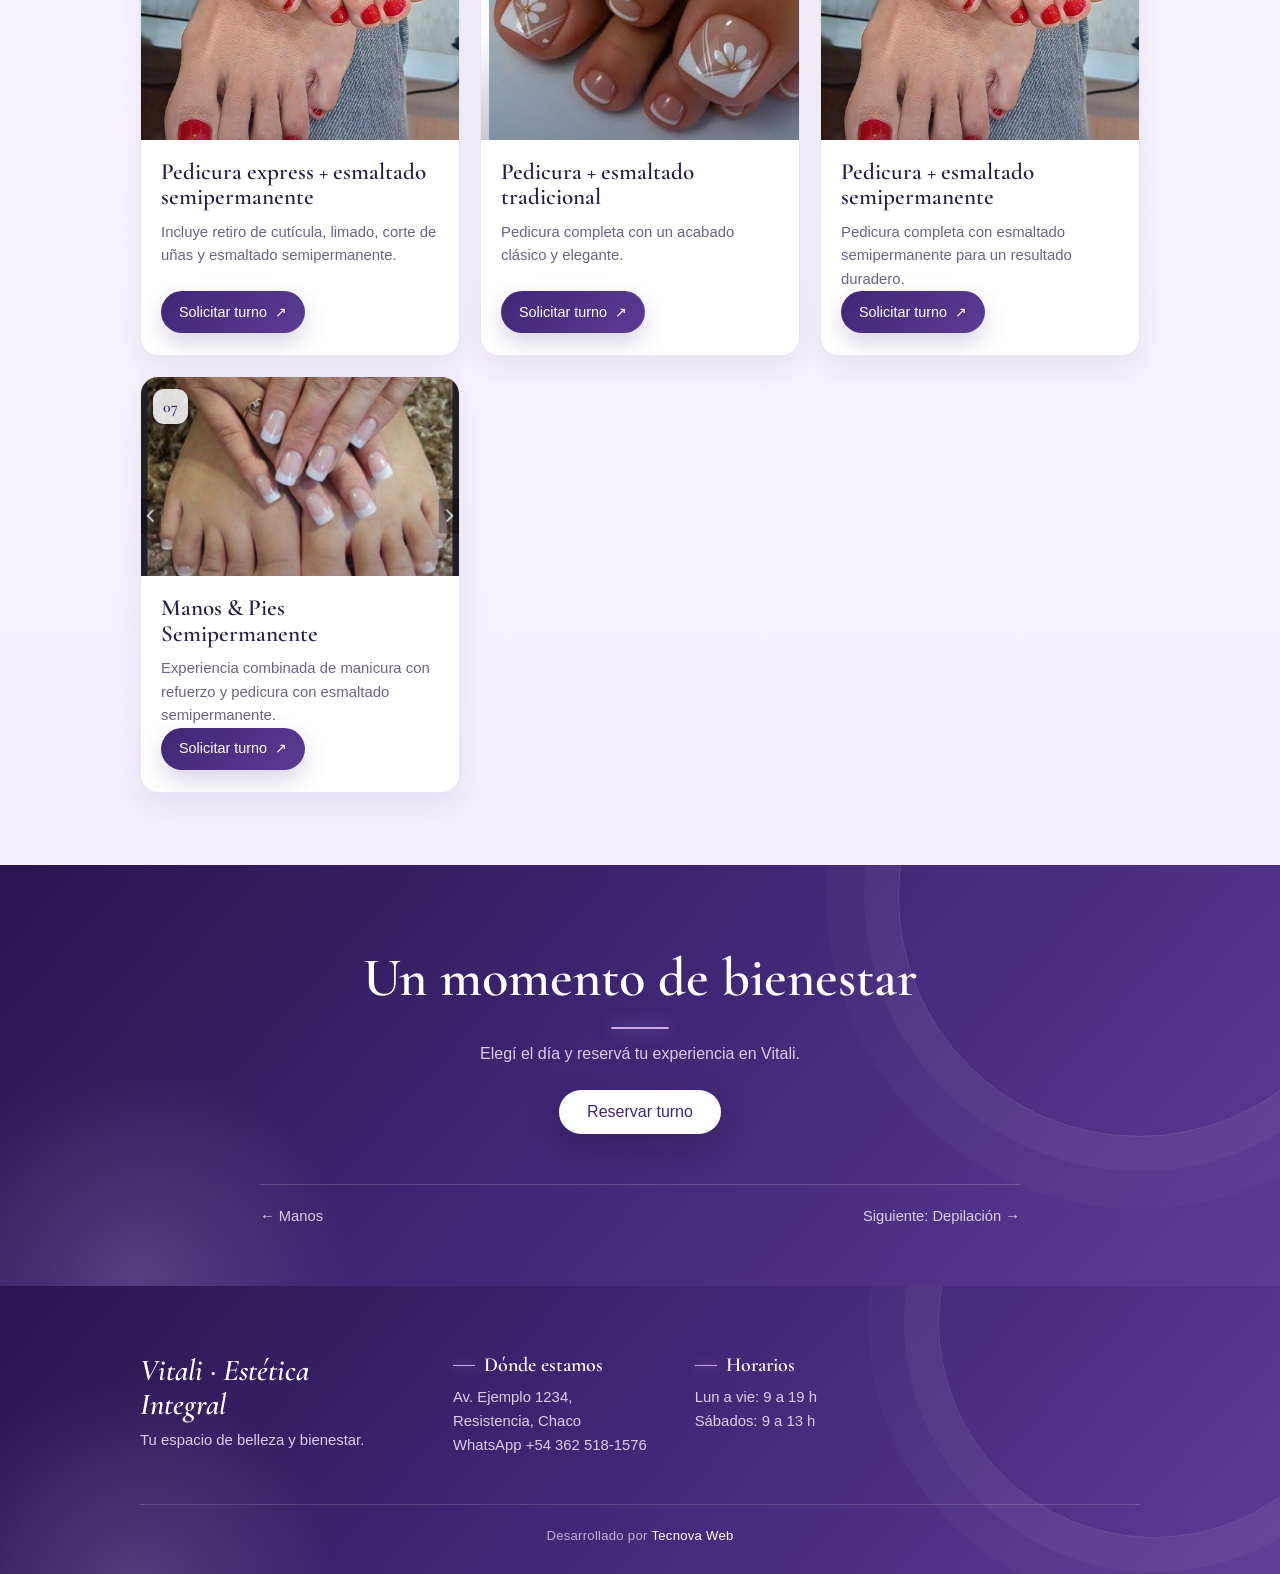
<file: pies.html>
<!DOCTYPE html>
<html lang="es"><head><meta charset="utf-8"><meta name="viewport" content="width=device-width, initial-scale=1"><title>Pies · Vitali Estética Integral</title><link rel="preconnect" href="https://fonts.googleapis.com"><link href="https://fonts.googleapis.com/css2?family=Cormorant+Garamond:ital,wght@0,500;0.600;1,500&display=swap" rel="stylesheet"><link rel="stylesheet" href="styles.css"><script src="site.js" defer></script></head><body>
<nav><div class="wrap nav__wrap"><a class="brand" href="index.html">Vitali</a><button class="nav-toggle" type="button" aria-expanded="false" aria-controls="mainNav" aria-label="Abrir menú"><span></span><span></span><span></span></button><div class="nav__links" id="mainNav"><a href="index.html#servicios">Servicios</a><a href="index.html#packs">Packs</a><a href="index.html#nosotros">Nosotros</a><a href="index.html#consulta">Consulta</a><a href="index.html#contacto">Contacto</a><a class="btn w" href="index.html#reservas">Reservar turno</a></div></div></nav>
<main><section class="service-page-hero"><div class="wrap service-page-hero__grid"><div><p class="service-breadcrumb"><a href="index.html">Inicio</a> / Servicios / Pies</p><p class="eyebrow">Cuidado integral</p><h1>Pies</h1><p class="lead">Pedicura y cuidado integral para lucir pies suaves, saludables y siempre bien arreglados.</p><a class="btn" href="index.html#reservas">Reservar turno</a></div><div class="service-page-hero__image"><img src="assets/img/pies.svg" alt="Imagen demostrativa de pedicura"></div></div></section><section class="service-detail"><div class="wrap service-detail__grid"><div><h2>Bienestar de punta a punta</h2><p class="service-detail__copy">Combinamos cuidado, suavidad y una terminación impecable para que tus pies se sientan tan bien como se ven.</p><ul class="service-list"><li>Pedicura clásica</li><li>Esmaltado semipermanente</li><li>Spa de pies</li></ul></div><aside class="service-note"><h3>Regalales un descanso</h3><p>Consultanos por la opción ideal según el estado y las necesidades de tus pies.</p><a class="btn" href="index.html#consulta">Hacer una consulta</a></aside></div></section><section class="service-page-cta"><div class="wrap"><h2>Un momento de bienestar</h2><p class="sub">Elegí el día y reservá tu experiencia en Vitali.</p><a class="btn w" href="index.html#reservas">Reservar turno</a><div class="service-footer-nav"><a href="manos.html">← Manos</a><a href="depilacion.html">Siguiente: Depilación →</a></div></div></section></main>
<footer><div class="wrap"><div class="fg"><div><h3>Vitali · Estética Integral</h3><p>Tu espacio de belleza y bienestar.</p></div><div><h3>Dónde estamos</h3><p>Av. Ejemplo 1234, Resistencia, Chaco<br>WhatsApp +54 362 518-1576</p></div><div><h3>Horarios</h3><p>Lun a vie: 9 a 19 h<br>Sábados: 9 a 13 h</p></div></div><div class="footer-bottom"><p class="site-credit">Desarrollado por <strong>Tecnova Web</strong></p></div></div></footer></body></html>
</file>
<file: styles.css>
:root{--v:#3f2775;--v2:#5b3c93;--l:#ebe4f7;--bg:#faf8fd;--t:#2a1d44;--m:#6f6286;--ok:#25a05a}
*{box-sizing:border-box;margin:0}
html{scroll-behavior:smooth}
body{font:16px/1.6 Jost,sans-serif;color:var(--t);background:var(--bg)}
h1,h2,h3{font-family:'Cormorant Garamond',serif;font-weight:600;line-height:1.1}
h2{font-size:clamp(2rem,5vw,2.8rem);color:var(--v);margin-bottom:.4em}
a{color:inherit}
.wrap{max-width:1040px;margin:auto;padding:0 20px}
section{padding:72px 0}
.sub{color:var(--m);max-width:56ch;margin-bottom:32px}
.btn{position:relative;display:inline-block;overflow:hidden;background:linear-gradient(135deg,var(--v),var(--v2));color:#fff;border:0;border-radius:999px;padding:13px 28px;font:500 1rem Jost,sans-serif;text-decoration:none;cursor:pointer;box-shadow:0 10px 24px rgba(63,39,117,.2);transition:transform .25s ease,box-shadow .25s ease,background .25s ease}
.btn::before{content:"";position:absolute;top:-60%;left:-65%;width:38%;height:220%;background:rgba(255,255,255,.28);transform:rotate(18deg);transition:left .6s ease;pointer-events:none}
.btn:hover{background:linear-gradient(135deg,var(--v2),#7654ae);transform:translateY(-3px);box-shadow:0 14px 30px rgba(63,39,117,.3)}
.btn:hover::before{left:135%}
.btn:active{transform:translateY(-1px) scale(.98)}
.btn.w{background:#fff;color:var(--v)}
:focus-visible{outline:3px solid #b9a3e3;outline-offset:2px}
nav{position:sticky;top:0;z-index:20;background:rgba(63,39,117,.96);color:#fff;box-shadow:0 8px 24px rgba(35,19,67,.12);backdrop-filter:blur(12px)}
nav .wrap{display:flex;align-items:center;justify-content:space-between;height:64px}
.brand{font:italic 600 1.9rem 'Cormorant Garamond',serif;text-decoration:none;line-height:1}
.nav__links{display:flex;gap:24px;align-items:center}
nav a{text-decoration:none;font-size:.95rem}
.nav__links>a:not(.btn){position:relative;padding:6px 0}
.nav__links>a:not(.btn)::after{content:"";position:absolute;left:0;right:100%;bottom:0;height:2px;border-radius:99px;background:#fff;transition:right .25s ease}
.nav__links>a:not(.btn):hover::after{right:0}
.nav-toggle{display:none;border:0;background:transparent;color:#fff;cursor:pointer;padding:9px;border-radius:12px}
.nav-toggle span{display:block;width:24px;height:2px;margin:5px 0;border-radius:99px;background:currentColor;transition:transform .25s ease,opacity .25s ease}
.hero{position:relative;isolation:isolate;display:flex;align-items:center;min-height:clamp(540px,calc(100svh - 64px),760px);overflow:hidden;background:var(--v);color:#fff;padding:clamp(76px,10vw,128px) 0}
.hero::after{content:"";position:absolute;inset:0;z-index:-1;pointer-events:none;background:linear-gradient(90deg,rgba(24,12,50,.86) 0%,rgba(35,19,67,.62) 48%,rgba(45,27,82,.38) 100%),linear-gradient(180deg,rgba(20,10,42,.18) 0%,rgba(20,10,42,.5) 100%)}
.hero__video{position:absolute;z-index:-2;inset:0;width:100%;height:100%;object-fit:cover;object-position:center center}
.hero__wrap{position:relative;width:100%}
.hero__copy{max-width:650px}
.eyebrow{margin-bottom:14px;color:#e4d7f8!important;font-size:.8rem!important;font-weight:500;letter-spacing:.18em;text-transform:uppercase}
.hero h1{font-size:clamp(2.8rem,6vw,5rem);text-wrap:balance;margin-bottom:18px}
.hero p:not(.eyebrow){color:#f0eafb;max-width:50ch;margin-bottom:30px}
.hero .btn.w{box-shadow:0 10px 30px rgba(21,10,48,.28)}
.hero .btn.w:hover{background:#f4effc}
.grid{display:grid;gap:20px;grid-template-columns:repeat(auto-fit,minmax(210px,1fr))}
.services-grid{grid-template-columns:repeat(3,minmax(0,1fr))}
.card{background:#fff;border:1px solid var(--l);border-radius:14px;padding:24px}
.service-card{position:relative;isolation:isolate;min-height:100%;padding:0;overflow:hidden;border-color:rgba(91,60,147,.14);border-radius:18px;box-shadow:0 12px 30px rgba(63,39,117,.06);animation:service-rise .7s var(--delay) both;transition:transform .35s ease,box-shadow .35s ease,border-color .35s ease}
.service-card::before{content:"";position:absolute;z-index:-1;top:-80px;right:-65px;width:180px;height:180px;border-radius:50%;background:radial-gradient(circle,rgba(198,177,232,.55) 0%,rgba(235,228,247,0) 70%);transition:transform .45s ease}
.service-card::after{content:"";position:absolute;left:0;right:0;bottom:0;height:4px;background:linear-gradient(90deg,var(--v),#b99bdf);transform:scaleX(.25);transform-origin:left;transition:transform .35s ease}
.service-card:hover{transform:translateY(-8px);border-color:rgba(91,60,147,.3);box-shadow:0 22px 42px rgba(63,39,117,.16)}
.service-card:hover::before{transform:scale(1.4)}
.service-card:hover::after{transform:scaleX(1)}
.service-card__image{position:relative;display:block;aspect-ratio:16/10;overflow:hidden;background:var(--l)}
.service-card__image::after{content:"";position:absolute;inset:0;background:linear-gradient(180deg,rgba(42,29,68,0) 42%,rgba(42,29,68,.26) 100%);pointer-events:none}
.service-card__image img{display:block;width:100%;height:100%;object-fit:cover;transition:transform .55s ease,filter .55s ease}
.service-card__body{position:relative;display:flex;flex-direction:column;min-height:238px;padding:22px 24px 24px}
.service-card__index{position:absolute;z-index:1;top:12px;left:12px;display:grid;place-items:center;width:35px;height:35px;border-radius:11px;background:rgba(255,255,255,.88);color:var(--v);font:600 1rem 'Cormorant Garamond',serif;box-shadow:0 7px 16px rgba(42,29,68,.12);transition:background .3s ease,color .3s ease,transform .3s ease}
.service-card__number{display:inline-flex;align-items:center;justify-content:center;width:38px;height:38px;margin-bottom:15px;border-radius:12px;background:var(--l);color:var(--v);font:600 1rem 'Cormorant Garamond',serif;transition:background .3s ease,color .3s ease,transform .3s ease}
.service-card:hover .service-card__index{background:var(--v);color:#fff;transform:rotate(-8deg) scale(1.08)}
.service-card:hover .service-card__image img{transform:scale(1.07);filter:saturate(1.1)}
.card h3{font-size:1.6rem;color:var(--v);margin-bottom:10px}
.service-card p{color:var(--m);font-size:.95rem;line-height:1.55}
.service-card__link,.treatment-card__button{align-self:flex-start;display:inline-flex;align-items:center;justify-content:center;gap:6px;margin-top:auto;min-height:42px;padding:10px 18px;color:#fff;font-size:.9rem;font-weight:500;line-height:1.2;text-decoration:none;white-space:nowrap}
.service-card__link span,.treatment-card__button span{display:inline-block;margin-left:2px;transition:transform .25s ease}
.service-card__link:hover,.treatment-card__button:hover{text-decoration:none}
.service-card__link:hover span,.treatment-card__button:hover span{transform:translate(3px,-3px)}
.card ul{list-style:none;padding:0;color:var(--m);font-size:.95rem}
.card li{padding:5px 0;border-top:1px solid var(--l);transition:transform .25s ease,color .25s ease}
.service-card li::before{content:"✦";display:inline-block;margin-right:7px;color:#ad8bd4;font-size:.7rem;transition:transform .25s ease}
.service-card:hover li{transform:translateX(4px);color:var(--v)}
.service-card:hover li::before{transform:rotate(90deg)}
.card small{display:block;margin-top:12px;color:var(--v2);font-weight:500}
.packs{background:var(--l)}
.packs .card{background:var(--bg)}
.packs .card strong{font:600 1.5rem 'Cormorant Garamond',serif;color:var(--v)}
.packs-carousel{position:relative}
.packs-viewport{overflow:hidden;margin:0 -4px;padding:4px}
.packs-track{display:flex;gap:20px;transition:transform .65s cubic-bezier(.22,.61,.36,1);will-change:transform}
.pack-card{position:relative;display:flex;flex:0 0 calc((100% - 40px)/3);flex-direction:column;min-height:250px;overflow:hidden;transition:transform .3s ease,box-shadow .3s ease}
.pack-card::before{content:"";position:absolute;top:0;left:0;width:72px;height:72px;border-radius:0 0 100% 0;background:rgba(235,228,247,.85);z-index:0}
.pack-card h3,.pack-card p,.pack-card small,.pack-card__tag{position:relative;z-index:1}
.pack-card__tag{display:inline-block;align-self:flex-start;margin-bottom:16px;padding:4px 10px;border-radius:999px;background:var(--l);color:var(--v2);font-size:.72rem;font-weight:500;letter-spacing:.04em;text-transform:uppercase}
.pack-card p{color:var(--m)}
.pack-card small{margin-top:auto;padding-top:20px}
.pack-card:hover{transform:translateY(-6px);box-shadow:0 18px 36px rgba(63,39,117,.14)}
.pack-controls{display:flex;align-items:center;justify-content:center;gap:18px;margin-top:24px}
.carousel-btn{display:grid;place-items:center;width:38px;height:38px;border:1px solid rgba(63,39,117,.18);border-radius:50%;background:var(--bg);color:var(--v);font-size:1.45rem;line-height:1;cursor:pointer;transition:background .25s ease,color .25s ease,transform .25s ease}
.carousel-btn:hover:not(:disabled){background:var(--v);color:#fff;transform:scale(1.08)}
.carousel-btn:disabled{opacity:.4;cursor:not-allowed}
.carousel-dots{display:flex;align-items:center;gap:7px}
.carousel-dots button{width:8px;height:8px;padding:0;border:0;border-radius:50%;background:#c5b6dd;cursor:pointer;transition:width .25s ease,background .25s ease}
.carousel-dots button[aria-selected="true"]{width:23px;border-radius:99px;background:var(--v)}
.two{display:grid;grid-template-columns:1fr 1fr;gap:40px;align-items:center}
.eq{display:grid;grid-template-columns:repeat(3,1fr);gap:14px;text-align:center}
.eq div{background:linear-gradient(145deg,#f1ebfa,var(--l));border:1px solid rgba(91,60,147,.1);border-radius:50% 50% 14px 14px;padding:36px 8px 18px;font-size:.9rem;color:var(--m);box-shadow:0 12px 24px rgba(63,39,117,.08)}
.eq b{display:block;font:600 1.3rem 'Cormorant Garamond',serif;color:var(--v)}
.testimonials-section{position:relative;isolation:isolate;overflow:hidden;background:linear-gradient(145deg,#f0e9fa 0%,#faf8fd 54%,#eee4f7 100%)}
.testimonials-section::before,.testimonials-section::after{content:"";position:absolute;z-index:-1;border-radius:50%;pointer-events:none}
.testimonials-section::before{top:-230px;right:-120px;width:480px;height:480px;border:1px solid rgba(91,60,147,.12);box-shadow:0 0 0 34px rgba(91,60,147,.035),0 0 0 72px rgba(91,60,147,.025)}
.testimonials-section::after{bottom:-250px;left:-120px;width:470px;height:470px;background:radial-gradient(circle,rgba(205,173,231,.22),rgba(205,173,231,0) 68%)}
.section-heading{max-width:620px;margin-bottom:30px}
.section-heading .eyebrow{color:var(--v2)!important;margin-bottom:8px}
.section-heading .sub{margin-bottom:0}
.testimonials-grid{display:grid;grid-template-columns:repeat(3,minmax(0,1fr));gap:20px}
.testimonial-card{position:relative;display:flex;flex-direction:column;min-height:260px;padding:25px 24px 23px;overflow:hidden;background:rgba(255,255,255,.82);border:1px solid rgba(91,60,147,.13);border-radius:20px;box-shadow:0 14px 34px rgba(63,39,117,.08);transition:transform .35s ease,box-shadow .35s ease,border-color .35s ease}
.testimonial-card::before{content:"";position:absolute;top:0;left:0;width:72px;height:4px;border-radius:0 0 99px 0;background:linear-gradient(90deg,var(--v),#c29de5)}
.testimonial-card::after{content:"“";position:absolute;right:18px;top:18px;color:rgba(91,60,147,.09);font:600 7rem/.7 'Cormorant Garamond',serif;pointer-events:none}
.testimonial-card:hover{transform:translateY(-7px);border-color:rgba(91,60,147,.28);box-shadow:0 24px 46px rgba(63,39,117,.15)}
.testimonial-card__top{display:flex;align-items:center;justify-content:space-between;gap:12px;margin-bottom:24px}
.testimonial-stars{color:#b9852e;font-size:.92rem;letter-spacing:.12em}
.testimonial-service{padding:5px 10px;border-radius:999px;background:var(--l);color:var(--v2);font-size:.72rem;font-weight:500;letter-spacing:.05em;text-transform:uppercase}
.testimonial-card blockquote{position:relative;z-index:1;display:flex;flex:1;flex-direction:column;justify-content:space-between;font:italic 500 1.42rem/1.3 'Cormorant Garamond',serif;color:var(--v)}
.testimonial-card blockquote cite{display:flex;align-items:center;gap:10px;margin-top:24px;font:400 .86rem Jost,sans-serif;color:var(--m);font-style:normal}
.testimonial-card blockquote cite strong,.testimonial-card blockquote cite small{display:block}
.testimonial-card blockquote cite strong{color:var(--t);font-weight:500}
.testimonial-card blockquote cite small{margin-top:2px;color:var(--m);font-size:.77rem}
.testimonial-avatar{display:grid;place-items:center;flex:0 0 38px;width:38px;height:38px;border-radius:50%;background:linear-gradient(135deg,var(--v),#b58bd5);color:#fff;font:500 .78rem Jost,sans-serif;box-shadow:0 6px 14px rgba(63,39,117,.2)}
#reservas{background:var(--v);color:#fff}
#reservas h2{color:#fff}#reservas .sub{color:#d9cdf0}
.book{display:grid;grid-template-columns:1fr 1fr;gap:24px;align-items:start}
.panel{background:#fff;color:var(--t);border-radius:16px;padding:22px}
.panel h3{font-size:1.5rem;color:var(--v);margin-bottom:12px}
.mh{display:flex;justify-content:space-between;align-items:center;margin-bottom:10px}
.mh button{background:var(--l);border:0;border-radius:50%;width:34px;height:34px;font-size:1.1rem;color:var(--v);cursor:pointer}
.mh button:disabled{opacity:.35;cursor:default}
#mes{font:600 1.35rem 'Cormorant Garamond',serif;color:var(--v)}
#grid{display:grid;grid-template-columns:repeat(7,1fr);gap:4px;text-align:center}
#grid b{font-size:.8rem;color:var(--m);font-weight:500}
.day{aspect-ratio:1;border:0;border-radius:10px;background:transparent;font:inherit;cursor:pointer;color:var(--t)}
.day:hover:not(:disabled){background:var(--l)}
.day:disabled{color:#c3bbd3;cursor:default}
.day.hoy{box-shadow:inset 0 0 0 1.5px var(--v2)}
.day.sel{background:var(--v);color:#fff}
#slots{display:grid;grid-template-columns:repeat(auto-fill,minmax(84px,1fr));gap:8px}
.slot{border:1.5px solid var(--l);background:#fff;border-radius:10px;padding:8px 4px;font:inherit;cursor:pointer;color:var(--t)}
.slot:hover:not(:disabled){border-color:var(--v2)}
.slot.sel{background:var(--v);border-color:var(--v);color:#fff}
.slot:disabled{background:#f3f0f8;color:#a79db9;cursor:not-allowed}
.slot small{display:block;font-size:.7rem}
.hint{color:var(--m);font-size:.9rem;margin-top:10px}
.hide{display:none!important}
label{display:block;font-size:.9rem;margin:12px 0 4px;color:var(--m)}
input,select,textarea{width:100%;font:inherit;padding:10px 12px;border:1.5px solid #d9d0e8;border-radius:10px;background:#fff;color:var(--t)}
.contact-section{background:linear-gradient(145deg,#f3eefb 0%,#faf8fd 58%,#eee6f8 100%)}
.contact-heading{max-width:650px;margin-bottom:28px}
.contact-section .eyebrow{color:var(--v2)!important;margin-bottom:8px}
.contact-section .sub{margin-bottom:0}
.contact-layout{display:grid;grid-template-columns:minmax(0,.85fr) minmax(0,1.15fr);gap:24px;align-items:stretch}
.contact-card{background:rgba(255,255,255,.86);border:1px solid rgba(91,60,147,.14);border-radius:18px;padding:28px;box-shadow:0 16px 36px rgba(63,39,117,.09)}
.contact-card h3{font-size:1.75rem;color:var(--v);margin-bottom:18px}
.consultation-form textarea{min-height:136px;resize:vertical}
.consultation-form .btn{margin-top:18px}
#consultaStatus{margin-top:14px;color:var(--ok)}
.map-card{display:flex;flex-direction:column}
.map-card__heading{display:flex;align-items:flex-start;justify-content:space-between;gap:16px}
.map-card__heading .eyebrow{margin-bottom:4px}
.map-card__heading h3{margin-bottom:0}
.map-pin{display:grid;place-items:center;width:42px;height:42px;border-radius:14px;background:var(--l);color:var(--v);font-size:1.8rem;line-height:1}
.map-frame{min-height:280px;overflow:hidden;border-radius:14px;background:var(--l);box-shadow:inset 0 0 0 1px rgba(63,39,117,.1)}
.map-frame iframe{display:block;width:100%;height:100%;min-height:280px;border:0}
.map-card__footer{display:flex;align-items:center;justify-content:space-between;gap:16px;margin-top:16px;color:var(--m);font-size:.92rem}
.map-card__footer a{color:var(--v);font-weight:500;text-decoration:none}
.map-card__footer a:hover{text-decoration:underline}
.err{color:#b3261e;margin-top:10px;font-size:.92rem}
.okbox{text-align:center}
.okbox p{margin:10px 0 16px}
.tag{display:inline-block;background:#fff3cd;color:#7a5b00;border-radius:999px;padding:3px 12px;font-size:.85rem;font-weight:500}
#demo{background:#fff3cd;color:#7a5b00;padding:8px 14px;border-radius:10px;font-size:.88rem;margin-bottom:16px}
details{border-bottom:1px solid #d9d0e8;padding:14px 0}
summary{cursor:pointer;font-weight:500;color:var(--v)}
details p{color:var(--m);margin-top:8px}
footer{position:relative;isolation:isolate;overflow:hidden;background:linear-gradient(132deg,#29164f 0%,var(--v) 48%,#5b3c93 100%);color:#d9cdf0;padding:68px 0 28px}
footer::before{content:"";position:absolute;z-index:-1;top:-180px;right:-90px;width:430px;height:430px;border:1px solid rgba(255,255,255,.12);border-radius:50%;box-shadow:0 0 0 34px rgba(255,255,255,.035),0 0 0 70px rgba(255,255,255,.025);pointer-events:none}
footer::after{content:"";position:absolute;z-index:-1;left:-80px;bottom:-220px;width:420px;height:420px;border-radius:50%;background:radial-gradient(circle,rgba(220,191,246,.18),rgba(220,191,246,0) 68%);pointer-events:none}
footer .wrap{position:relative}
footer h3{color:#fff;margin-bottom:10px;font-size:1.25rem}
footer .fg>div:first-child h3{font-size:1.9rem;font-style:italic;margin-bottom:8px}
footer .fg>div:not(:first-child) h3{display:flex;align-items:center;gap:9px}
footer .fg>div:not(:first-child) h3::before{content:"";display:inline-block;width:22px;height:1px;background:#c9a8eb;box-shadow:0 0 10px rgba(201,168,235,.7)}
footer p{color:#d9cdf0;font-size:.93rem}
.fg{display:grid;gap:38px;grid-template-columns:minmax(250px,1.35fr) repeat(3,minmax(180px,1fr))}
.fg>div{min-height:112px}
.fg>div:first-child{padding-right:24px}
.footer-social{padding:18px 20px;background:rgba(255,255,255,.075);border:1px solid rgba(255,255,255,.15);border-radius:18px;box-shadow:0 14px 28px rgba(18,7,43,.13)}
.footer-social h3{margin-bottom:14px!important}
.social-links{display:flex;gap:10px;align-items:center}
.social-link{display:grid;place-items:center;width:42px;height:42px;border:1px solid rgba(255,255,255,.35);border-radius:50%;color:rgba(255,255,255,.78);text-decoration:none;transition:transform .25s ease,background .25s ease,border-color .25s ease,color .25s ease,box-shadow .25s ease}
.social-link svg{display:block;width:21px;height:21px;transition:transform .25s ease}
.social-link--facebook svg{fill:currentColor}
.social-link--instagram svg{fill:none;stroke:currentColor;stroke-width:1.7;stroke-linecap:round;stroke-linejoin:round}
.social-link--instagram .social-dot{fill:currentColor;stroke:none}
.social-link--youtube .youtube-shape{fill:currentColor}
.social-link--youtube .youtube-play{fill:var(--v);stroke:none;transition:fill .25s ease}
.social-link:hover,.social-link:focus-visible,.social-link:active{transform:translateY(-4px) scale(1.08);color:#fff;box-shadow:0 10px 22px rgba(0,0,0,.22)}
.social-link:hover svg,.social-link:focus-visible svg,.social-link:active svg{transform:scale(1.08)}
.social-link--facebook:hover,.social-link--facebook:focus-visible,.social-link--facebook:active{background:#1877f2;border-color:#1877f2}
.social-link--instagram:hover,.social-link--instagram:focus-visible,.social-link--instagram:active{background:linear-gradient(135deg,#7b2cff,#e1306c 55%,#ffb347);border-color:#e1306c}
.social-link--youtube:hover,.social-link--youtube:focus-visible,.social-link--youtube:active{background:#ff0000;border-color:#ff0000}
.social-link--youtube:hover .youtube-play,.social-link--youtube:focus-visible .youtube-play,.social-link--youtube:active .youtube-play{fill:#fff}
.footer-bottom{display:flex;align-items:center;justify-content:center;margin-top:38px;padding-top:20px;border-top:1px solid rgba(255,255,255,.16);text-align:center}
.site-credit{color:rgba(217,205,240,.82);font-size:.82rem;letter-spacing:.02em}
.site-credit strong{color:#fff;font-weight:500}
.sr-only{position:absolute;width:1px;height:1px;padding:0;margin:-1px;overflow:hidden;clip:rect(0,0,0,0);white-space:nowrap;border:0}
.wa{position:fixed;right:16px;bottom:16px;z-index:30;display:inline-flex;align-items:center;gap:8px;background:linear-gradient(135deg,#20c968,#0fae59);color:#fff;text-decoration:none;font-weight:500;padding:12px 18px 12px 14px;border-radius:999px;box-shadow:0 10px 26px rgba(19,139,75,.34);transition:transform .25s ease,box-shadow .25s ease}
.wa::before{content:"";position:absolute;inset:-6px;border:1px solid rgba(37,211,102,.42);border-radius:inherit;animation:wa-pulse 2.6s ease-out infinite;pointer-events:none}
.wa svg{width:21px;height:21px;fill:none;stroke:currentColor;stroke-width:1.65;stroke-linecap:round;stroke-linejoin:round}
.wa .wa__phone{fill:none;stroke-width:1.75}
.wa:hover{transform:translateY(-4px) scale(1.03);box-shadow:0 15px 30px rgba(19,139,75,.42)}
@keyframes wa-pulse{0%{opacity:.7;transform:scale(.96)}70%,100%{opacity:0;transform:scale(1.18)}}
@keyframes count-in{from{opacity:.4;transform:translateY(5px)}to{opacity:1;transform:translateY(0)}}
.counter{display:inline-block;animation:count-in .5s ease both}
@media(max-width:760px){
 nav .wrap{height:64px}
 .nav-toggle{display:block}
 .nav__links{position:absolute;top:64px;left:0;right:0;display:grid;gap:4px;padding:14px 20px 22px;background:rgba(63,39,117,.98);box-shadow:0 18px 24px rgba(35,19,67,.22);transform:translateY(-12px);opacity:0;pointer-events:none;transition:opacity .25s ease,transform .25s ease}
 .nav__links.is-open{transform:translateY(0);opacity:1;pointer-events:auto}
 .nav__links>a:not(.btn){padding:10px 12px;border-radius:10px}
 .nav__links>a:not(.btn):hover{background:rgba(255,255,255,.1)}
 .nav__links>a:not(.btn)::after{display:none}
 .nav__links .btn{width:100%;margin-top:8px;text-align:center}
 .nav-toggle.is-open span:nth-child(1){transform:translateY(7px) rotate(45deg)}
 .nav-toggle.is-open span:nth-child(2){opacity:0}
 .nav-toggle.is-open span:nth-child(3){transform:translateY(-7px) rotate(-45deg)}
 .hero .wrap,.two,.book{grid-template-columns:1fr}
 .hero{min-height:calc(100svh - 64px);padding:72px 0 88px}
 .hero::after{background:linear-gradient(180deg,rgba(24,12,50,.58) 0%,rgba(24,12,50,.86) 100%)}
 .hero__video{object-position:58% center}
 .hero__copy{max-width:34rem}
 .pack-card{flex-basis:100%}
 .services-grid{grid-template-columns:repeat(2,minmax(0,1fr))}
 .pack-controls{margin-top:20px}
 .contact-layout{grid-template-columns:1fr}
 .testimonials-grid{grid-template-columns:1fr}
 .map-card__footer{align-items:flex-start;flex-direction:column;gap:6px}
 footer{padding-top:54px}
 .fg{grid-template-columns:1fr;gap:24px}
 .fg>div{min-height:0}
 .fg>div:first-child{padding-right:0}
 .footer-social{max-width:340px}
 section{padding:52px 0}
}
@media(min-width:761px) and (max-width:940px){.pack-card{flex-basis:calc((100% - 20px)/2)}}
@media(max-width:520px){.wa{right:12px;bottom:12px;padding:11px 15px 11px 12px}.wa span{font-size:.92rem}.wa svg{width:19px;height:19px}.eq{gap:8px}.eq div{padding-left:4px;padding-right:4px;font-size:.78rem}.services-grid{grid-template-columns:1fr}.service-card__body{min-height:240px}}
@media(prefers-reduced-motion:reduce){html{scroll-behavior:auto}.hero__video{display:none}.hero{background:linear-gradient(135deg,rgba(63,39,117,.95),rgba(42,24,75,.95)),url("logo.jpg") center/cover}.packs-track{transition:none}.wa::before{animation:none;display:none}.btn,.service-card,.pack-card,.testimonial-card{transition:none}.service-card{animation:none}.service-card__image img,.service-card__index{transition:none}}
.pros{display:flex;gap:8px;flex-wrap:wrap;margin-bottom:12px}
.pros button{border:1.5px solid #d9d0e8;background:#fff;border-radius:999px;padding:6px 16px;font:inherit;color:var(--v);cursor:pointer}
.pros .on{background:var(--v);border-color:var(--v);color:#fff}
.lbl{font-size:.85rem;color:var(--m);margin:10px 0 6px}

/* Páginas individuales de cada servicio */
.service-page-hero{position:relative;isolation:isolate;min-height:clamp(620px,calc(100svh - 64px),840px);overflow:hidden;padding:0;background:#24133e;color:#fff}
.service-page-hero::before{content:"";position:absolute;z-index:3;top:0;bottom:0;left:calc(50% - 1px);width:2px;background:linear-gradient(180deg,transparent,rgba(232,210,248,.55),transparent);pointer-events:none}
.service-page-hero__grid{display:grid;grid-template-columns:minmax(0,.9fr) minmax(0,1.1fr);gap:0;align-items:stretch;max-width:none;width:100%;min-height:inherit;padding:0}
.service-page-hero__grid>div:first-child{position:relative;isolation:isolate;display:flex;flex-direction:column;justify-content:center;overflow:hidden;padding:clamp(54px,8vw,118px) clamp(28px,7vw,112px);background:linear-gradient(145deg,#211331 0%,#352056 54%,#432870 100%);animation:service-rise .8s .08s both}
.service-page-hero__grid>div:first-child::before,.service-page-hero__grid>div:first-child::after{content:"";position:absolute;z-index:-1;border-radius:50%;pointer-events:none}
.service-page-hero__grid>div:first-child::before{top:-180px;right:-170px;width:430px;height:430px;border:1px solid rgba(255,255,255,.1);box-shadow:0 0 0 30px rgba(255,255,255,.025),0 0 0 62px rgba(255,255,255,.018);animation:service-orbit 12s ease-in-out infinite alternate}
.service-page-hero__grid>div:first-child::after{bottom:-210px;left:-150px;width:420px;height:420px;background:radial-gradient(circle,rgba(216,174,194,.2),rgba(216,174,194,0) 68%)}
.service-page-hero h1{max-width:720px;font-size:clamp(3.4rem,7.2vw,7.2rem);color:#fff;letter-spacing:-.025em;margin-bottom:18px;text-wrap:balance}
.service-page-hero .eyebrow{color:#f0d9c6!important;margin-bottom:22px}
.service-page-hero .lead{max-width:54ch;color:#eee5f7;font-size:clamp(1rem,1.5vw,1.18rem);line-height:1.7;margin-bottom:32px}
.service-page-hero .btn{align-self:flex-start;background:#f4ede3;color:#241a37;box-shadow:0 14px 30px rgba(10,5,24,.28)}
.service-page-hero .btn:hover{background:#fffaf3;color:#241a37;box-shadow:0 18px 38px rgba(10,5,24,.38)}
.service-page-hero .service-breadcrumb{order:-1;margin-bottom:clamp(38px,7vw,78px);color:#f3d9c5;font-size:.88rem;font-weight:500;letter-spacing:.11em;text-transform:uppercase}
.service-page-hero .service-breadcrumb a{color:inherit;text-decoration:none;transition:color .25s ease,transform .25s ease}
.service-page-hero .service-breadcrumb a:hover{color:#fff;transform:translateX(4px)}
.service-page-hero__image{position:relative;min-height:inherit;aspect-ratio:auto;overflow:hidden;border:0;border-radius:0;box-shadow:none;animation:service-hero-in .9s .18s both;transform-origin:center}
.service-page-hero__image::before{content:"";position:absolute;z-index:1;inset:0;background:linear-gradient(90deg,rgba(31,19,49,.76) 0%,rgba(42,29,68,.38) 32%,rgba(42,29,68,.08) 70%,rgba(42,29,68,.22) 100%),linear-gradient(180deg,rgba(42,29,68,.14),rgba(42,29,68,.32));pointer-events:none}
.service-page-hero__image::after{content:"";position:absolute;z-index:2;inset:28px;border:1px solid rgba(255,255,255,.38);border-radius:20px;pointer-events:none;transition:inset .45s ease,border-color .45s ease}
.service-page-hero__image img{display:block;width:100%;height:100%;object-fit:cover;transition:transform .65s ease,filter .65s ease}
.service-page-hero__image:hover img{transform:scale(1.045);filter:saturate(1.08)}
.service-page-hero__image:hover::after{inset:10px;border-color:rgba(255,255,255,.78)}
.service-breadcrumb{margin-bottom:22px;color:var(--v2);font-size:.9rem}
.service-breadcrumb a{text-decoration:none}
.service-breadcrumb a:hover{text-decoration:underline}
.service-detail{padding-top:76px;background:linear-gradient(180deg,#faf8fd 0%,#f4eefb 100%)}
.service-heading{max-width:650px;margin-bottom:30px}
.service-heading .eyebrow{color:var(--v2)!important;margin-bottom:8px}
.service-detail__grid{display:grid;grid-template-columns:minmax(0,1.2fr) minmax(280px,.8fr);gap:64px;align-items:start}
.service-detail h2{margin-bottom:18px}
.service-detail__copy{color:var(--m);max-width:62ch}
.service-list{display:grid;gap:12px;margin-top:28px;padding:0;list-style:none}
.service-list li{display:flex;align-items:center;gap:12px;padding:14px 16px;border:1px solid var(--l);border-radius:12px;background:#fff;box-shadow:0 8px 20px rgba(63,39,117,.045)}
.service-list li::before{content:"✦";display:grid;place-items:center;flex:0 0 26px;width:26px;height:26px;border-radius:50%;background:var(--l);color:var(--v);font-size:.75rem}
.service-note{padding:28px;border-radius:20px;background:var(--l);color:var(--v)}
.service-note h3{font-size:1.8rem;margin-bottom:10px}
.service-note p{color:var(--m);margin-bottom:20px}
.treatment-grid{display:grid;grid-template-columns:repeat(3,minmax(0,1fr));gap:20px}
.treatment-card{display:flex;flex-direction:column;overflow:hidden;background:#fff;border:1px solid rgba(91,60,147,.13);border-radius:18px;box-shadow:0 12px 28px rgba(63,39,117,.07);animation:service-rise .7s var(--delay) both;transition:transform .35s ease,box-shadow .35s ease,border-color .35s ease}
.treatment-card:hover{transform:translateY(-8px);border-color:rgba(91,60,147,.28);box-shadow:0 22px 42px rgba(63,39,117,.15)}
.treatment-card__image{position:relative;aspect-ratio:16/10;overflow:hidden;background:var(--l)}
.treatment-card__image::after{content:"";position:absolute;inset:0;background:linear-gradient(180deg,rgba(42,29,68,0) 45%,rgba(42,29,68,.24) 100%);pointer-events:none}
.treatment-card__image img{display:block;width:100%;height:100%;object-fit:cover;transition:transform .55s ease,filter .55s ease}
.treatment-card:hover .treatment-card__image img{transform:scale(1.07);filter:saturate(1.1)}
.treatment-card__index{position:absolute;z-index:1;top:12px;left:12px;display:grid;place-items:center;width:35px;height:35px;border-radius:11px;background:rgba(255,255,255,.86);color:var(--v);font:600 1rem 'Cormorant Garamond',serif;box-shadow:0 7px 16px rgba(42,29,68,.12)}
.treatment-card__body{display:flex;flex:1;flex-direction:column;padding:20px 20px 22px}
.treatment-card__body h3{font-size:1.45rem;margin-bottom:10px}
.treatment-card__body p{color:var(--m);font-size:.93rem;line-height:1.58}
.service-page-cta{position:relative;isolation:isolate;overflow:hidden;padding:84px 0 58px;background:linear-gradient(132deg,#29164f 0%,var(--v) 48%,#5b3c93 100%);color:#fff;text-align:center}
.service-page-cta::before,.service-page-cta::after{content:"";position:absolute;z-index:-1;border-radius:50%;pointer-events:none}
.service-page-cta::before{top:-210px;right:-100px;width:480px;height:480px;border:1px solid rgba(255,255,255,.13);box-shadow:0 0 0 34px rgba(255,255,255,.035),0 0 0 72px rgba(255,255,255,.024);animation:service-orbit 12s ease-in-out infinite alternate}
.service-page-cta::after{bottom:-220px;left:-90px;width:450px;height:450px;background:radial-gradient(circle,rgba(220,191,246,.18),rgba(220,191,246,0) 68%);animation:service-orbit 14s -4s ease-in-out infinite alternate}
.service-page-cta .wrap{position:relative;z-index:1}
.service-page-cta h2{max-width:700px;margin:0 auto 12px;color:#fff;font-size:clamp(2.2rem,5vw,3.4rem);text-wrap:balance}
.service-page-cta h2::after{content:"";display:block;width:58px;height:2px;margin:18px auto 0;border-radius:99px;background:#c9a8eb;box-shadow:0 0 18px rgba(201,168,235,.75)}
.service-page-cta .sub{margin:0 auto 24px;color:#d9cdf0}
.service-page-cta .btn.w{box-shadow:0 14px 34px rgba(18,7,43,.24)}
.service-page-cta .btn.w:hover{background:#f4effc;box-shadow:0 18px 40px rgba(18,7,43,.34)}
.service-footer-nav{display:flex;justify-content:space-between;gap:16px;max-width:760px;margin:42px auto 0;padding-top:20px;border-top:1px solid rgba(255,255,255,.18)}
.service-footer-nav a{color:#d9cdf0;text-decoration:none;font-size:.92rem}
.service-footer-nav a:hover{color:#fff}
@media(max-width:760px){.service-page-hero{min-height:auto}.service-page-hero::before{display:none}.service-page-hero__grid,.service-detail__grid{grid-template-columns:1fr;gap:34px;min-height:0}.service-page-hero__grid>div:first-child{min-height:600px;padding:48px 24px 68px}.service-page-hero__image{order:-1;min-height:360px;height:58vw;max-height:500px}.service-page-hero__image::after{inset:16px;border-radius:15px}.service-page-hero .service-breadcrumb{margin-bottom:46px}.service-page-hero h1{font-size:clamp(3.5rem,16vw,6rem)}.service-detail{padding-top:52px}.service-footer-nav{flex-direction:column}}
@media(max-width:940px){.treatment-grid{grid-template-columns:repeat(2,minmax(0,1fr))}}
@media(max-width:520px){.treatment-grid{grid-template-columns:1fr}.treatment-card__body{padding:18px 18px 20px}}
@keyframes service-rise{from{opacity:0;transform:translateY(18px)}to{opacity:1;transform:translateY(0)}}
@keyframes service-hero-in{from{opacity:0;transform:translateY(18px) scale(.97)}to{opacity:1;transform:translateY(0) scale(1)}}
@keyframes service-orbit{from{transform:translate3d(0,0,0) scale(1)}to{transform:translate3d(-18px,14px,0) scale(1.05)}}
@media(prefers-reduced-motion:reduce){.service-page-hero::before,.service-page-hero::after,.service-page-hero__grid>div:first-child,.service-page-hero__grid>div:first-child::before,.service-page-hero__image,.service-page-cta::before,.service-page-cta::after,.treatment-card{animation:none}.service-page-hero__image img,.service-page-hero__image::after,.treatment-card,.treatment-card__image img{transition:none}}
</file>
